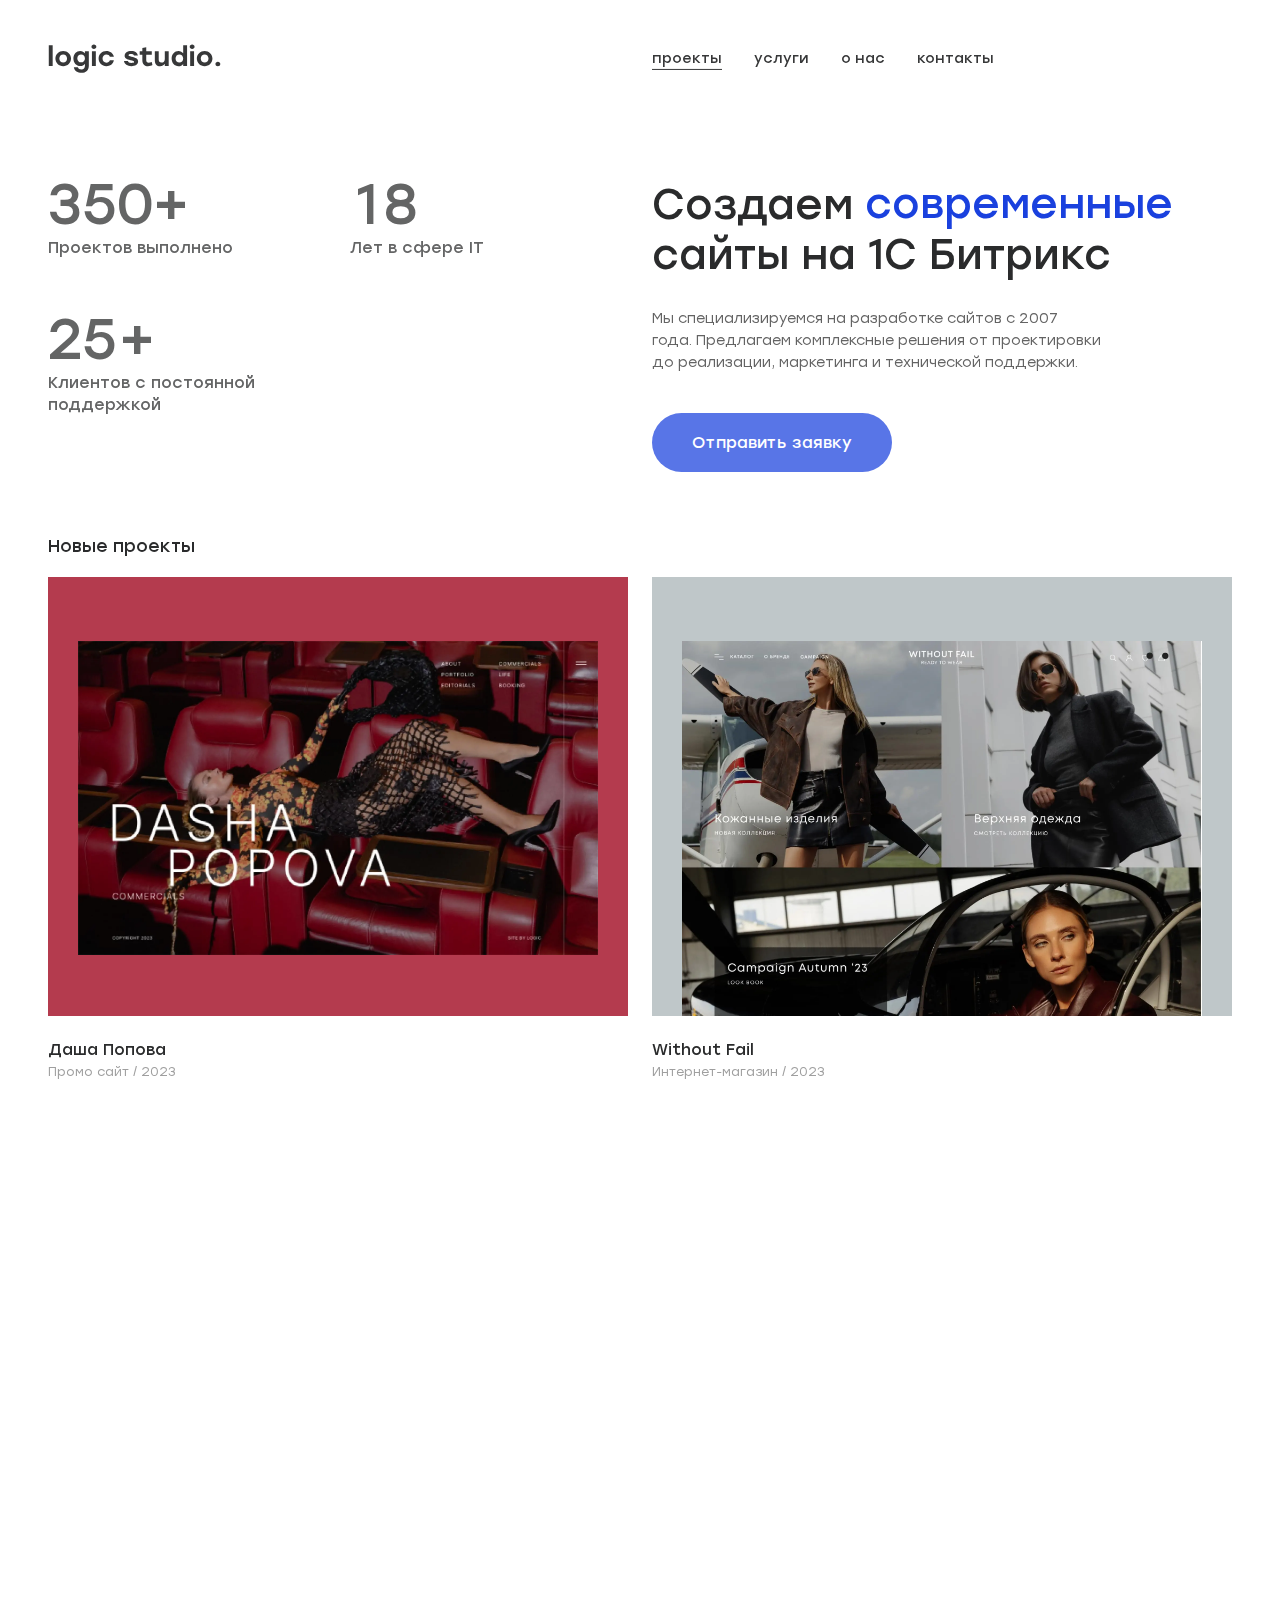
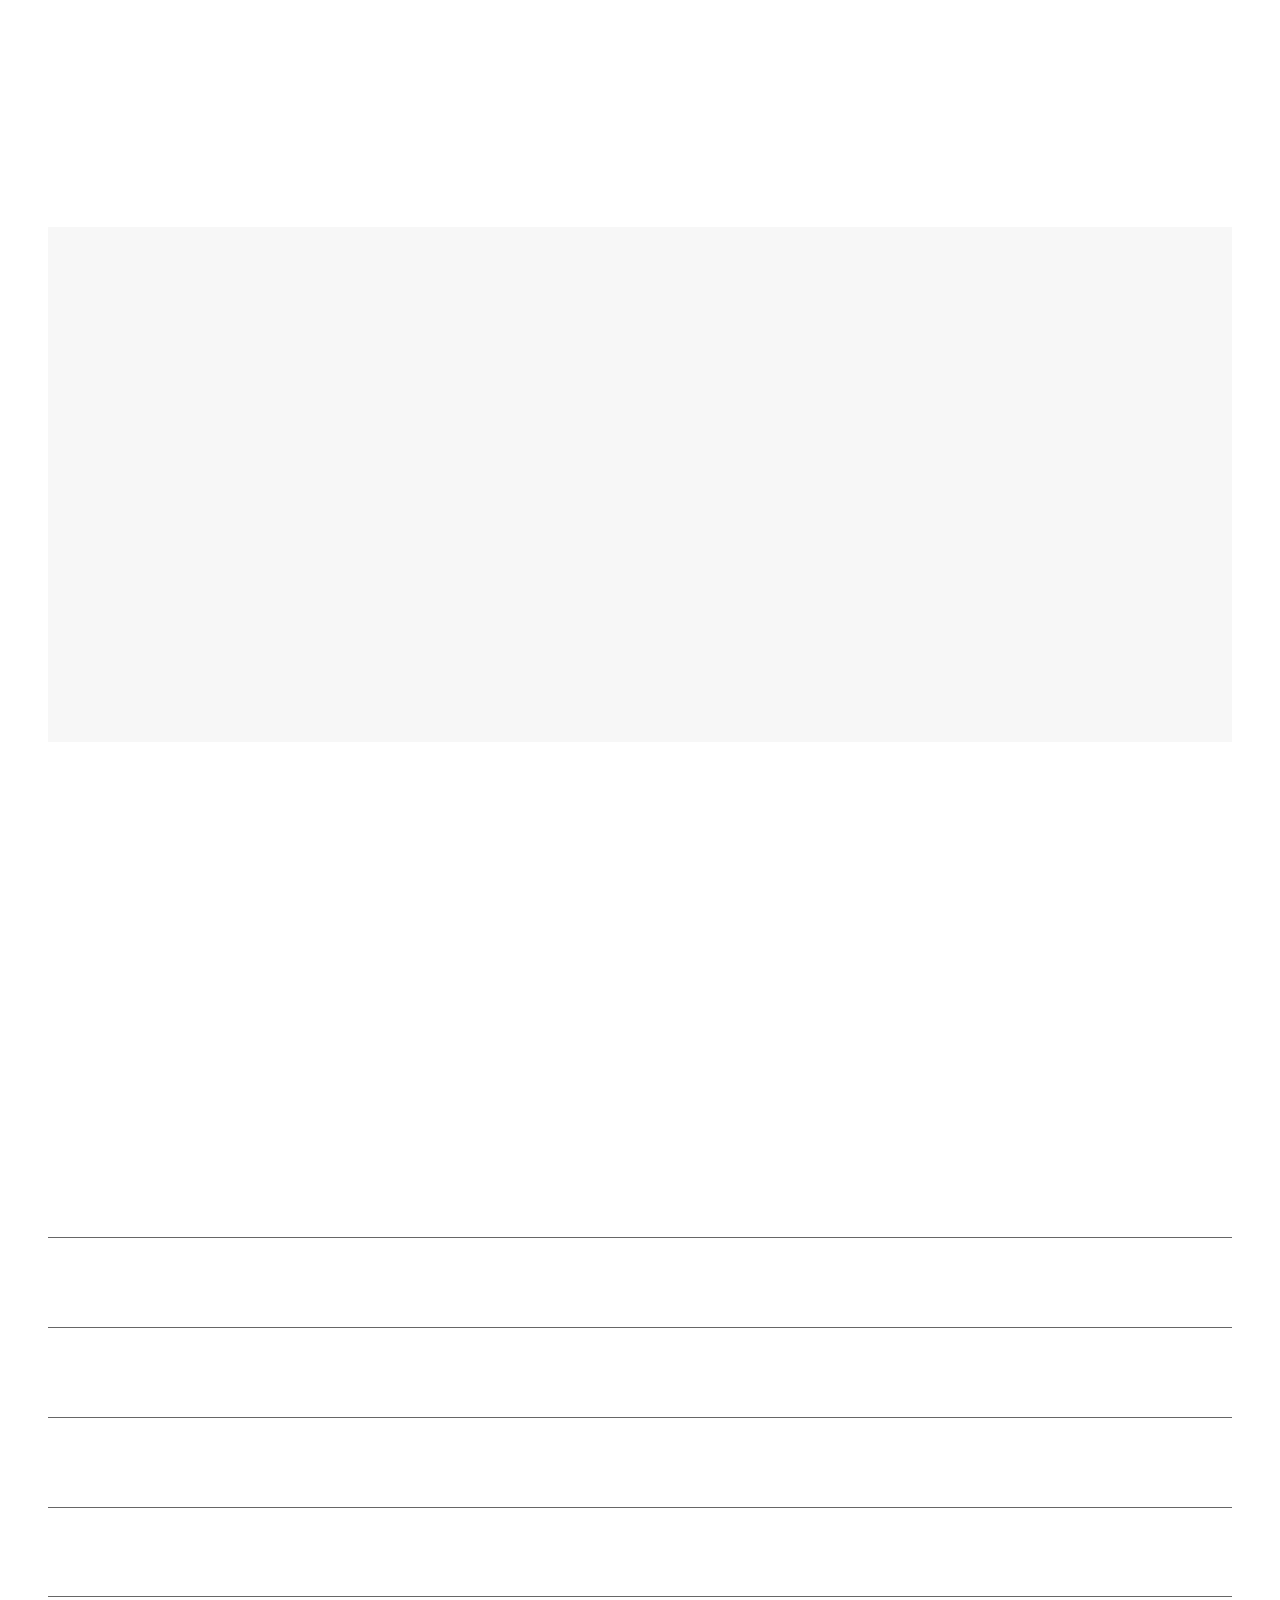
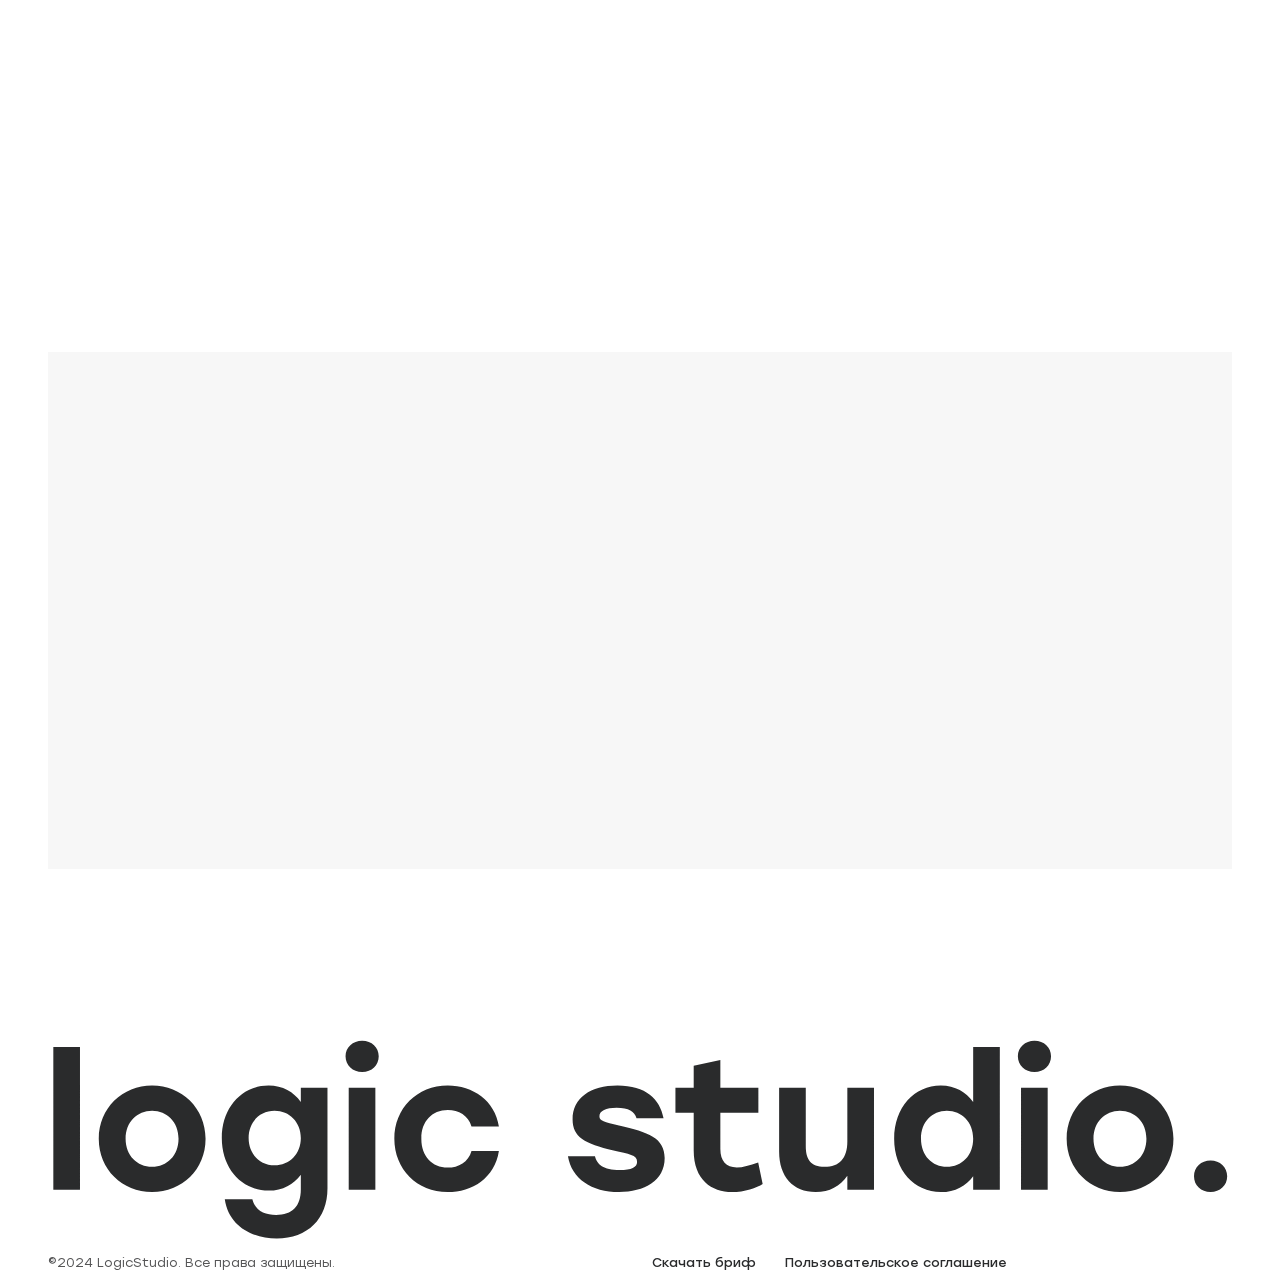
<file: index.html>
<!DOCTYPE html>
<html lang="ru">

<head>
    <meta charset="UTF-8">
    <meta name="viewport" content="width=device-width, initial-scale=1.0">
    <meta name="description" content="">
    <meta name="keywords" content="">
    <link rel="stylesheet" href="css/libs.min.css">
    <link rel="stylesheet" href="css/style.min.css">
    <title>Главная</title>
</head>

<body class="m-page">
    <div class="wrapper index-page" id="butter">
        <header class="header">
            <div class="container">
                <div class="header__inner grid2">
                    <a href="" class="header__logo">
                        <img src="img/logo.svg" alt="">
                    </a>

                    <div class="menu">
                        <nav class="nav">
                            <a href="" class="nav__link _active"><span>проекты</span></a>
                            <a href="" class="nav__link"><span>услуги</span></a>
                            <a href="" class="nav__link"><span>о нас</span></a>
                            <a href="" class="nav__link"><span>контакты</span></a>
                        </nav>
                        <div class="menu__bottom">
                            <div class="menu-contacts">
                                <div class="feedback__links">
                                    <div class="feedback__link">
                                        <a href="mailto:info@logicstudio.ru">
                                            info@logicstudio.ru
                                        </a>
                                    </div>
                                    <div class="feedback__link">
                                        <a href="tel:+74951757505">
                                            +7 (495) 175 75 05
                                        </a>
                                    </div>
                                </div>
                            </div>
                        </div>
                    </div>

                    <button class="burger">
                        <span></span>
                        <span></span>
                    </button>
                </div>
            </div>

        </header>
        <main class="content">

            <div class="main">
                <div class="container">
                    <div class="main__top grid2">
                        <div class="main__top-col1">
                            <div class="main-counts grid2">
                                <div class="count-item">
                                    <div class="count-item__num _number-animation">
                                        <span class="odometer _num1" data-start="1" data-end="350">1</span>+
                                    </div>
                                    <div class="count-item__title">
                                        Проектов выполнено
                                    </div>
                                </div>
                                <div class="count-item">
                                    <div class="count-item__num _number-animation">
                                        <span class="odometer _num2" data-start="1" data-end="18">1</span>
                                    </div>
                                    <div class="count-item__title">
                                        Лет в сфере IT
                                    </div>
                                </div>
                                <div class="count-item">
                                    <div class="count-item__num _number-animation">
                                        <span class="odometer _num3" data-start="1" data-end="25">1</span>+
                                    </div>
                                    <div class="count-item__title">
                                        Клиентов с постоянной
                                        поддержкой
                                    </div>
                                </div>
                            </div>
                        </div>
                        <div class="main__top-col2">
                            <div class="main__title m-title">
                                <span class="heading-line">
                                    <span class="heading-line__inner">
                                        Создаем
                                        <div class="inline-swiper">
                                    <div class="swiper-container">
                                        <div class="swiper-wrapper">
                                            <div class="swiper-slide">
                                                современные
                                            </div>
                                            <div class="swiper-slide">
                                                надежные
                                            </div>
                                            <div class="swiper-slide">
                                                продающие
                                            </div>
                                        </div>
                                    </div>
                                </div>
                                    </span>
                                <span class="heading-line__cover"></span>
                                </span>
                                <span class="heading-line">
                                    <span class="heading-line__inner">
                                        сайты на 1С Битрикс
                                    </span>
                                <span class="heading-line__cover"></span>
                                </span>
                            </div>
                            <div class="main__desc">
                                Мы специализируемся на разработке сайтов с 2007 года.
                                Предлагаем комплексные решения от проектировки до
                                реализации, маркетинга и технической поддержки.
                            </div>
                            <div class="main__nav">
                                <button data-modal="feedbackModal" class="main__btn m-btn m-btn-blue">
                                    <span>Отправить заявку</span>
                                    <span class="_animate-span"></span>
                                </button>
                            </div>
                        </div>
                    </div>
                    <div class="main__bottom">
                        <div class="main-portfolio">
                            <div class="main-portfolio__title text22 text18-tablet _fade-translate">
                                Новые проекты
                            </div>
                            <div class="portfolio-items grid2">
                                <a href="" class="portfolio-card">
                                    <div style="background: #b43b4e;" class="portfolio-card__img _scale-img">
                                        <img src="img/portfolio.webp" alt="">
                                    </div>
                                    <div class="portfolio-card__content">
                                        <div class="portfolio-card__info">
                                            <div class="portfolio-card__title text20">Даша Попова</div>
                                            <div class="portfolio-card__desc text16">Промо сайт / 2023</div>
                                        </div>
                                    </div>
                                </a>

                                <a href="" class="portfolio-card">
                                    <div style="background: #bfc7c9;" class="portfolio-card__img _scale-img">
                                        <img src="img/portfolio2.webp" alt="">
                                    </div>
                                    <div class="portfolio-card__content">
                                        <div class="portfolio-card__info">
                                            <div class="portfolio-card__title text20">Without Fail</div>
                                            <div class="portfolio-card__desc text16">Интернет-магазин / 2023</div>
                                        </div>
                                    </div>
                                </a>

                                <a href="" class="portfolio-card">
                                    <div style="background: #baa98d;" class="portfolio-card__img _scale-img">
                                        <img src="img/portfolio4.webp" alt="">
                                    </div>
                                    <div class="portfolio-card__content">
                                        <div class="portfolio-card__info">
                                            <div class="portfolio-card__title text20">Март Бабаян</div>
                                            <div class="portfolio-card__desc text16">Промо сайт / 2023</div>
                                        </div>
                                    </div>
                                </a>

                                <a href="" class="portfolio-card">
                                    <div style="background: #59757b;" class="portfolio-card__img _scale-img">
                                        <img src="img/portfolio3.webp" alt="">
                                    </div>
                                    <div class="portfolio-card__content">
                                        <div class="portfolio-card__info">
                                            <div class="portfolio-card__title text20">Марк Бартон </div>
                                            <div class="portfolio-card__desc text16">Промо сайт / 2023</div>
                                        </div>
                                    </div>
                                </a>

                            </div>
                        </div>
                    </div>
                </div>
            </div>

            <div class="how-work">
                <div class="container">
                    <div class="text22 text18-tablet _fade-translate">
                        Как мы работаем
                    </div>
                    <div class="stages">
                        <div class="stages__title">
                            <div class="text34 text26-tablet _fade-translate">
                                Этапы создания <br> сайта
                            </div>
                        </div>
                        <div class="stages__items">
                            <div class="stage-item _fade-translate">
                                <div class="stage-item__num text28 blue-text">
                                    01
                                </div>
                                <div class="stage-item__title">
                                    <div class="text22 text20-tablet">
                                        Анализ и подготовка
                                    </div>
                                </div>
                                <ul class="stage-item__list light-text">
                                    <li>бриф и анализ бизнеса</li>
                                    <li>разработка структуры и ТЗ</li>
                                    <li>подготовка контента</li>
                                </ul>
                            </div>
                            <div class="stage-item _fade-translate">
                                <div class="stage-item__num text28 blue-text">
                                    02
                                </div>
                                <div class="stage-item__title">
                                    <div class="text22 text20-tablet">
                                        Дизайн и проектирование
                                    </div>
                                </div>
                                <ul class="stage-item__list light-text">
                                    <li>дизайн-концепция</li>
                                    <li>создание внутренних страниц</li>
                                    <li>мобильные интерфейсы</li>
                                </ul>
                            </div>
                            <div class="stage-item _fade-translate">
                                <div class="stage-item__num text28 blue-text">
                                    03
                                </div>
                                <div class="stage-item__title">
                                    <div class="text22 text20-tablet">
                                        Верстка и разработка
                                    </div>
                                </div>
                                <ul class="stage-item__list light-text">
                                    <li>верстка, скрипты, анимация</li>
                                    <li>интеграция с 1С Битрикс</li>
                                    <li>программные работы</li>
                                </ul>
                            </div>
                            <div class="stage-item _fade-translate">
                                <div class="stage-item__num text28 blue-text">
                                    04
                                </div>
                                <div class="stage-item__title">
                                    <div class="text22 text20-tablet">
                                        Наполнение и тестирование
                                    </div>
                                </div>
                                <ul class="stage-item__list light-text">
                                    <li>наполнение информацией</li>
                                    <li>настройка систем аналитики</li>
                                    <li>тестовый запуск</li>
                                </ul>
                            </div>
                            <div class="stage-item _fade-translate">
                                <div class="stage-item__num text28 blue-text">
                                    05
                                </div>
                                <div class="stage-item__title">
                                    <div class="text22 text20-tablet">
                                        Запуск и поддержка сайта
                                    </div>
                                </div>
                                <ul class="stage-item__list light-text">
                                    <li>размещение сайта на домене</li>
                                    <li>видео инструкция к CMS</li>
                                    <li>1 год гарантийной поддержки</li>
                                </ul>
                            </div>
                        </div>
                    </div>
                </div>
            </div>

            <div class="advantages">
                <div class="container">
                    <div class="advantages__title text22 text26-tablet _fade-translate">
                        Сильные преимущества
                    </div>
                    <div class="advantages__grid">
                        <div class="advantage-item _fade-translate">
                            <div class="advantage-item__icon">
                                <img src="img/advantage-icon.svg" alt="">
                            </div>
                            <div class="advantage-item__text">
                                <div class="advantage-item__title text20">
                                    Фундаментальность
                                </div>
                                <div class="advantage-item__desc light-text">
                                    Проектируем решения, которые визуально и технически сохраняют актульность более 5-7 лет.
                                </div>
                            </div>
                        </div>
                        <div class="advantage-item _fade-translate">
                            <div class="advantage-item__icon">
                                <img src="img/advantage-icon2.svg" alt="">
                            </div>
                            <div class="advantage-item__text">
                                <div class="advantage-item__title text20">
                                    Надежность
                                </div>
                                <div class="advantage-item__desc light-text">
                                    Фиксируем объем и стоимость <br> работы в договоре. Новые задачи обсуждаем отдельно.
                                </div>
                            </div>
                        </div>
                        <div class="advantage-item _fade-translate">
                            <div class="advantage-item__icon">
                                <img src="img/advantage-icon3.svg" alt="">
                            </div>
                            <div class="advantage-item__text">
                                <div class="advantage-item__title text20">
                                    Пунктуальность
                                </div>
                                <div class="advantage-item__desc light-text">
                                    95% всех проектов создаются <br> в срок, мы ответственно <br> подходим к бизнес-задачам.
                                </div>
                            </div>
                        </div>
                        <div class="advantage-item _fade-translate">
                            <div class="advantage-item__icon">
                                <img src="img/advantage-icon4.svg" alt="">
                            </div>
                            <div class="advantage-item__text">
                                <div class="advantage-item__title text20">
                                    Безопасность
                                </div>
                                <div class="advantage-item__desc light-text">
                                    Даем 1 год технической поддержки, ставим защиту от вирусов, устраняем ошибки, консультируем по сайту.
                                </div>
                            </div>
                        </div>
                    </div>
                </div>
            </div>

            <div class="services-prices">
                <div class="container">
                    <div class="services-prices__top _fade-translate">
                        <div class="services-prices__title text20 text18-tablet">
                            Услуги и цены
                        </div>
                        <a href="" class="services-prices__link">
                            <span class="text18">Смотреть все</span>
                            <svg width="69" height="17" viewBox="0 0 69 17" fill="none" xmlns="http://www.w3.org/2000/svg">
                                <path d="M67.124 8.80713H0.00195312V7.30713H67.126L67.124 8.80713Z" fill="#2A2B2C" />
                                <path d="M59.8394 1.10415L60.8994 0.0569228L69 8.05713L60.9001 16.0566L59.8394 15.0087L66.8787 8.05713L59.8394 1.10415Z" fill="#2A2B2C" />
                            </svg>
                        </a>
                    </div>
                    <div class="services-prices__items">
                        <a href="" class="service-card">
                            <span class="service-card__title text28 text22-tablet _fade-translate">
        Сайты визитки
    </span>
                            <span class="service-card__desc _fade-translate">
        от 95.000 р
    </span>
                        </a>
                        <a href="" class="service-card">
                            <span class="service-card__title text28 text22-tablet _fade-translate">
        Корпоративные сайты
    </span>
                            <span class="service-card__desc _fade-translate">
        от 290.000 р
    </span>
                        </a>
                        <a href="" class="service-card">
                            <span class="service-card__title text28 text22-tablet _fade-translate">
        Дизайн сайтов
    </span>
                            <span class="service-card__desc _fade-translate">
        от 100.000 р
    </span>
                        </a>
                        <a href="" class="service-card">
                            <span class="service-card__title text28 text22-tablet _fade-translate">
        SEO продвижение
    </span>
                            <span class="service-card__desc _fade-translate">
        от 75.000 р
    </span>
                        </a>
                    </div>
                </div>
            </div>

            <div class="clients">
                <div class="container">
                    <div class="clients__title text20 text18-tablet _fade-translate">
                        Нам доверяют
                    </div>
                    <div class="clients__content _fade-translate">
                        <div class="clients__items">
                            <div class="client-item">
                                <div class="client-item__img">
                                    <img src="img/client.svg" alt="">
                                </div>
                            </div>
                            <div class="client-item">
                                <div class="client-item__img">
                                    <img src="img/client2.svg" alt="">
                                </div>
                            </div>
                            <div class="client-item">
                                <div class="client-item__img">
                                    <img src="img/client3.svg" alt="">
                                </div>
                            </div>
                            <div class="client-item">
                                <div class="client-item__img">
                                    <img src="img/client4.svg" alt="">
                                </div>
                            </div>
                            <div class="client-item">
                                <div class="client-item__img">
                                    <img src="img/client5.svg" alt="">
                                </div>
                            </div>
                        </div>
                        <div class="clients__items">
                            <div class="client-item">
                                <div class="client-item__img">
                                    <img src="img/client.svg" alt="">
                                </div>
                            </div>
                            <div class="client-item">
                                <div class="client-item__img">
                                    <img src="img/client2.svg" alt="">
                                </div>
                            </div>
                            <div class="client-item">
                                <div class="client-item__img">
                                    <img src="img/client3.svg" alt="">
                                </div>
                            </div>
                            <div class="client-item">
                                <div class="client-item__img">
                                    <img src="img/client4.svg" alt="">
                                </div>
                            </div>
                            <div class="client-item">
                                <div class="client-item__img">
                                    <img src="img/client5.svg" alt="">
                                </div>
                            </div>
                        </div>
                    </div>
                </div>
            </div>

            <div class="user-feedback">
                <div class="container">
                    <div class="user-feedback__title text20 text18-tablet _fade-translate">
                        Обратная связь
                    </div>
                    <div class="user-feedback__inner">
                        <div class="user-feedback__col">
                            <div class="user-feedback__text _fade-translate">
                                <div class="user-feedback__title text28 text20-tablet">
                                    Расскажите о вашем проекте,
                                    мы предложим решение.
                                </div>
                                <div class="user-feedback__desc text18 text16-tablet light-text">
                                    Опишите пожалуйста задачу, или прикрепите
                                    бриф. Мы свяжемся с Вами в ближайшее время.
                                </div>
                            </div>
                            <div class="user-feedback__bottom _fade-translate">
                                <div class="user-feedback__subtitle text24 text18-tablet">
                                    Контакты
                                </div>
                                <a href="mailto:info@logicstudio.ru" class="user-feedback__link text24 text20-tablet">
                                    info@logicstudio.ru
                                </a>
                                <a href="tel:+74951757505" class="user-feedback__link text24 text20-tablet">
                                    +7 (495) 175 75 05
                                </a>
                            </div>
                        </div>
                        <div class="user-feedback__col2">
                            <form action="" class="contacts-form _fade-translate">
                                <div class="fg _full">
                                    <input type="text" placeholder="Представьтесь">
                                </div>
                                <div class="fg">
                                    <input type="tel" placeholder="Телефон">
                                </div>
                                <div class="fg">
                                    <input type="email" placeholder="E-mail">
                                </div>
                                <div class="fg _full">
                                    <input type="text" placeholder="Опишите задачу">
                                </div>
                                <div class="file-input _full">
                                    <input type="file">
                                    <div class="file-input__wrap">
                                        <img src="img/file.svg" alt="" class="file-input__icon">
                                        <span class="file-input__title">Прикрепить бриф</span>
                                        <span class="file-input__desc">(Word, PDF до 10 мб)</span>
                                    </div>
                                </div>
                                <div class="m-check _full">
                                    <input checked type="checkbox">
                                    <label>
                                        <span>
                                            Нажимая кнопку «Отправить заявку», я даю свое согласие
                                            на обработку моих персональных данных.
                                        </span>
                                    </label>
                                </div>
                                <div class="contacts-form__nav _full">
                                    <button class="contacts-form__btn m-btn m-btn-blue">
                                        <span>Отправить заявку</span>
                                        <span class="_animate-span"></span>
                                    </button>
                                </div>
                            </form>
                        </div>
                    </div>
                </div>
            </div>

        </main>
        <footer class="footer">
            <div class="container">
                <a href="" class="footer__logo">
                    <img src="img/logo.svg" alt="">
                </a>
                <div class="footer__bottom grid2">
                    <div class="footer__c text16">
                        ©2024 LogicStudio. Все права защищены.
                    </div>
                    <div class="footer__links">
                        <a href="" class="footer__link">Скачать бриф</a>
                        <a href="" class="footer__link">Пользовательское соглашение</a>
                    </div>
                </div>
            </div>

        </footer>
    </div>

    <div class="modal" id="feedbackModal">
        <div class="modal__bg modal-bg _close-modal"></div>
        <div class="modal__dialog">
            <button class="close-btn _close-modal">
                <svg width="23" height="23" viewBox="0 0 23 23" fill="none" xmlns="http://www.w3.org/2000/svg">
                    <path d="M0.943359 0.893005L22.1566 22.1062" stroke="#CBCBCB" />
                    <path d="M0.943359 22.107L22.1566 0.893792" stroke="#CBCBCB" />
                </svg>
            </button>
            <div class="text26">
                Обратная связь
            </div>
            <form action="" class="modal-form">
                <div class="fg">
                    <input type="text" placeholder="Представьтесь">
                </div>
                <div class="fg">
                    <input type="tel" placeholder="Телефон">
                </div>
                <div class="fg">
                    <input type="email" placeholder="E-mail">
                </div>
                <div class="fg">
                    <input type="text" placeholder="Опишите задачу">
                </div>
                <div class="m-check">
                    <input checked type="checkbox">
                    <label>
                        <span>
                        Нажимая кнопку «Обсудить проект», вы соглашаетесь
                        c <a href="">Политикой конфиденциальности</a>
                    </span>
                    </label>
                </div>
                <div class="modal-form__nav">
                    <button class="modal-form__btn m-btn m-btn-black-outline">
                        <span>Отправить</span>
                        <span class="_animate-span"></span>
                    </button>
                </div>
            </form>
        </div>
    </div>

    <script src="js/libs.min.js"></script>
    <script src="js/main.min.js"></script>

</body>

</html>
</file>
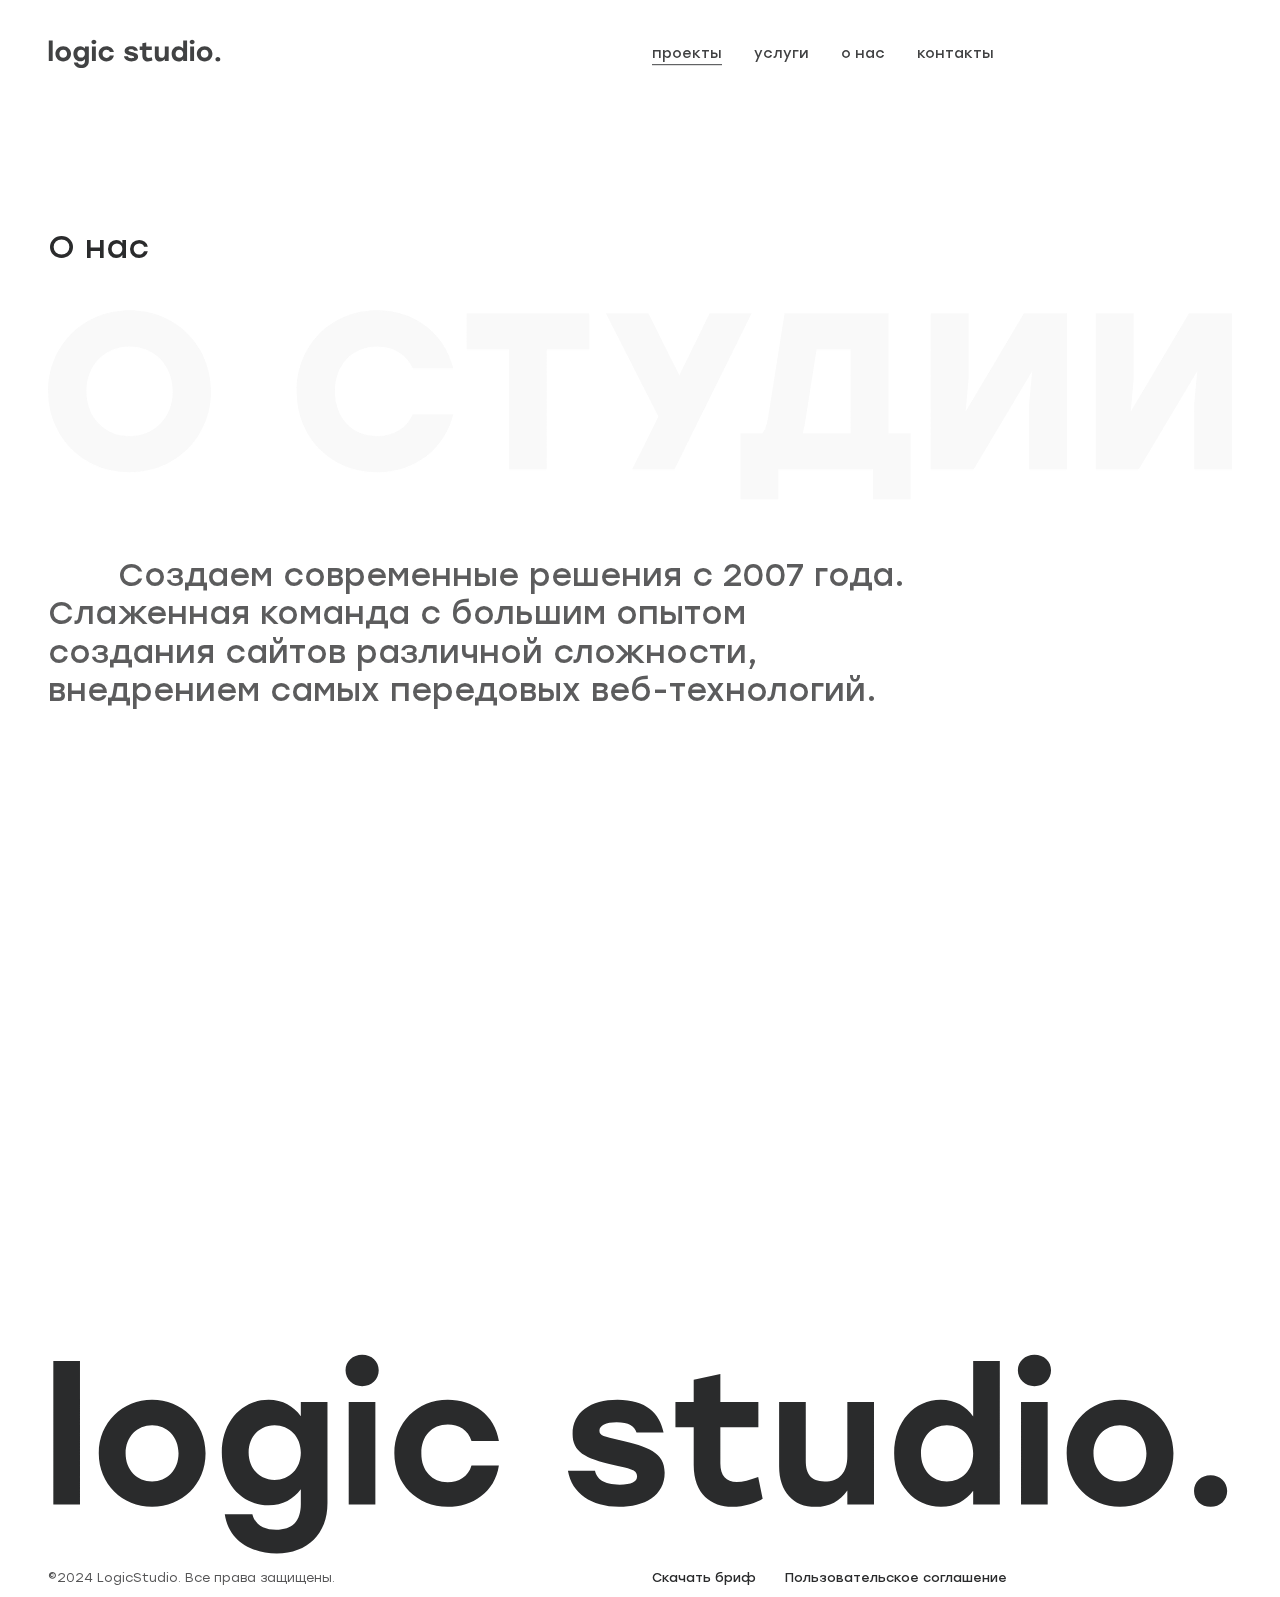
<file: about.html>
<!DOCTYPE html>
<html lang="ru">

<head>
    <meta charset="UTF-8">
    <meta name="viewport" content="width=device-width, initial-scale=1.0">
    <meta name="description" content="">
    <meta name="keywords" content="">
    <link rel="stylesheet" href="css/libs.min.css">
    <link rel="stylesheet" href="css/style.min.css">
    <title>О нас</title>
</head>

<body class="m-page">
    <div class="wrapper about-page" id="butter">
        <header class="header">
            <div class="container">
                <div class="header__inner grid2">
                    <a href="" class="header__logo">
                        <img src="img/logo.svg" alt="">
                    </a>

                    <div class="menu">
                        <nav class="nav">
                            <a href="" class="nav__link _active"><span>проекты</span></a>
                            <a href="" class="nav__link"><span>услуги</span></a>
                            <a href="" class="nav__link"><span>о нас</span></a>
                            <a href="" class="nav__link"><span>контакты</span></a>
                        </nav>
                        <div class="menu__bottom">
                            <div class="menu-contacts">
                                <div class="feedback__links">
                                    <div class="feedback__link">
                                        <a href="mailto:info@logicstudio.ru">
                                            info@logicstudio.ru
                                        </a>
                                    </div>
                                    <div class="feedback__link">
                                        <a href="tel:+74951757505">
                                            +7 (495) 175 75 05
                                        </a>
                                    </div>
                                </div>
                            </div>
                        </div>
                    </div>

                    <button class="burger">
                        <span></span>
                        <span></span>
                    </button>
                </div>
            </div>

        </header>
        <main class="content">

            <div class="about">
                <div class="container">
                    <div class="contacts__top">
                        <div class="h2">
                            <span class="heading-line">
                                <span class="heading-line__inner">
                                    О нас
                                </span>
                            <span class="heading-line__cover"></span>
                            </span>
                        </div>
                    </div>
                    <div class="text-bg">
                        <img src="img/about-text.svg" alt="">
                    </div>
                    <div class="service-item__desc">
                        <div class="h2">
                            &nbsp;&nbsp;&nbsp;&nbsp;&nbsp;&nbsp; Cоздаем современные решения с 2007 года.
                            Слаженная команда с большим опытом создания
                            сайтов различной сложности, внедрением самых
                            передовых веб-технологий.
                        </div>
                    </div>
                    <div class="about__items grid4">
                        <div class="about-item">
                            <img src="img/one.svg" alt="" class="about-item__num">
                            <div class="about-item__text">
                                <div class="text20">
                                    Мы не мыслим шаблонами
                                    и стараемся всегда
                                    предложить уникальное
                                    решение.
                                </div>
                            </div>
                        </div>
                        <div class="about-item">
                            <img src="img/two.svg" alt="" class="about-item__num">
                            <div class="about-item__text">
                                <div class="text20">
                                    Комплексно подходим
                                    к каждой новой задаче,
                                    выстраивая стратегию
                                    развития.
                                </div>
                            </div>
                        </div>
                        <div class="about-item">
                            <img src="img/three.svg" alt="" class="about-item__num">
                            <div class="about-item__text">
                                <div class="text20">
                                    Соблюдаем сроки
                                    реализации проектов,
                                    понимаем насколько это
                                    важно для бизнеса.
                                </div>
                            </div>
                        </div>
                        <div class="about-item">
                            <img src="img/four.svg" alt="" class="about-item__num">
                            <div class="about-item__text">
                                <div class="text20">
                                    Выстраиваем долгосрочные,
                                    продуктивные и партнерские
                                    отношения с заказчиками.
                                </div>
                            </div>
                        </div>
                    </div>

                    <div class="specialization grid2">
                        <div class="specialization__col">
                            <div class="specialization__title text20 text16-tablet">
                                Наша специализация
                            </div>
                        </div>
                        <div class="specialization__col">
                            <div class="specialization__desc text20 text16-tablet">
                                Веб-студия предоставляет полный комплекс услуг по разработке,
                                продвижению и поддержке веб-сайтов. Каждый наш новый
                                проект - это оригинальная идея, стильный и современный UX/UI
                                дизайн, юзер френдли интерфейсы, система
                                администрирования 1С Bitrix.
                            </div>
                            <div class="specialization__nav">
                                <button data-modal="feedbackModal" class="specialization__btn m-btn m-btn-black-outline">
                                    <span>Обсудить проект</span>
                                    <span class="_animate-span"></span>
                                </button>
                            </div>
                        </div>
                    </div>
                </div>
            </div>

        </main>
        <footer class="footer">
            <div class="container">
                <a href="" class="footer__logo">
                    <img src="img/logo.svg" alt="">
                </a>
                <div class="footer__bottom grid2">
                    <div class="footer__c text16">
                        ©2024 LogicStudio. Все права защищены.
                    </div>
                    <div class="footer__links">
                        <a href="" class="footer__link">Скачать бриф</a>
                        <a href="" class="footer__link">Пользовательское соглашение</a>
                    </div>
                </div>
            </div>

        </footer>
    </div>

    <div class="modal" id="feedbackModal">
        <div class="modal__bg modal-bg _close-modal"></div>
        <div class="modal__dialog">
            <button class="close-btn _close-modal">
                <svg width="23" height="23" viewBox="0 0 23 23" fill="none" xmlns="http://www.w3.org/2000/svg">
                    <path d="M0.943359 0.893005L22.1566 22.1062" stroke="#CBCBCB" />
                    <path d="M0.943359 22.107L22.1566 0.893792" stroke="#CBCBCB" />
                </svg>
            </button>
            <div class="text26">
                Обратная связь
            </div>
            <form action="" class="modal-form">
                <div class="fg">
                    <input type="text" placeholder="Представьтесь">
                </div>
                <div class="fg">
                    <input type="tel" placeholder="Телефон">
                </div>
                <div class="fg">
                    <input type="email" placeholder="E-mail">
                </div>
                <div class="fg">
                    <input type="text" placeholder="Опишите задачу">
                </div>
                <div class="m-check">
                    <input checked type="checkbox">
                    <label>
                        <span>
                        Нажимая кнопку «Обсудить проект», вы соглашаетесь
                        c <a href="">Политикой конфиденциальности</a>
                    </span>
                    </label>
                </div>
                <div class="modal-form__nav">
                    <button class="modal-form__btn m-btn m-btn-black-outline">
                        <span>Отправить</span>
                        <span class="_animate-span"></span>
                    </button>
                </div>
            </form>
        </div>
    </div>

    <script src="js/libs.min.js"></script>
    <script src="js/main.min.js"></script>

</body>

</html>
</file>
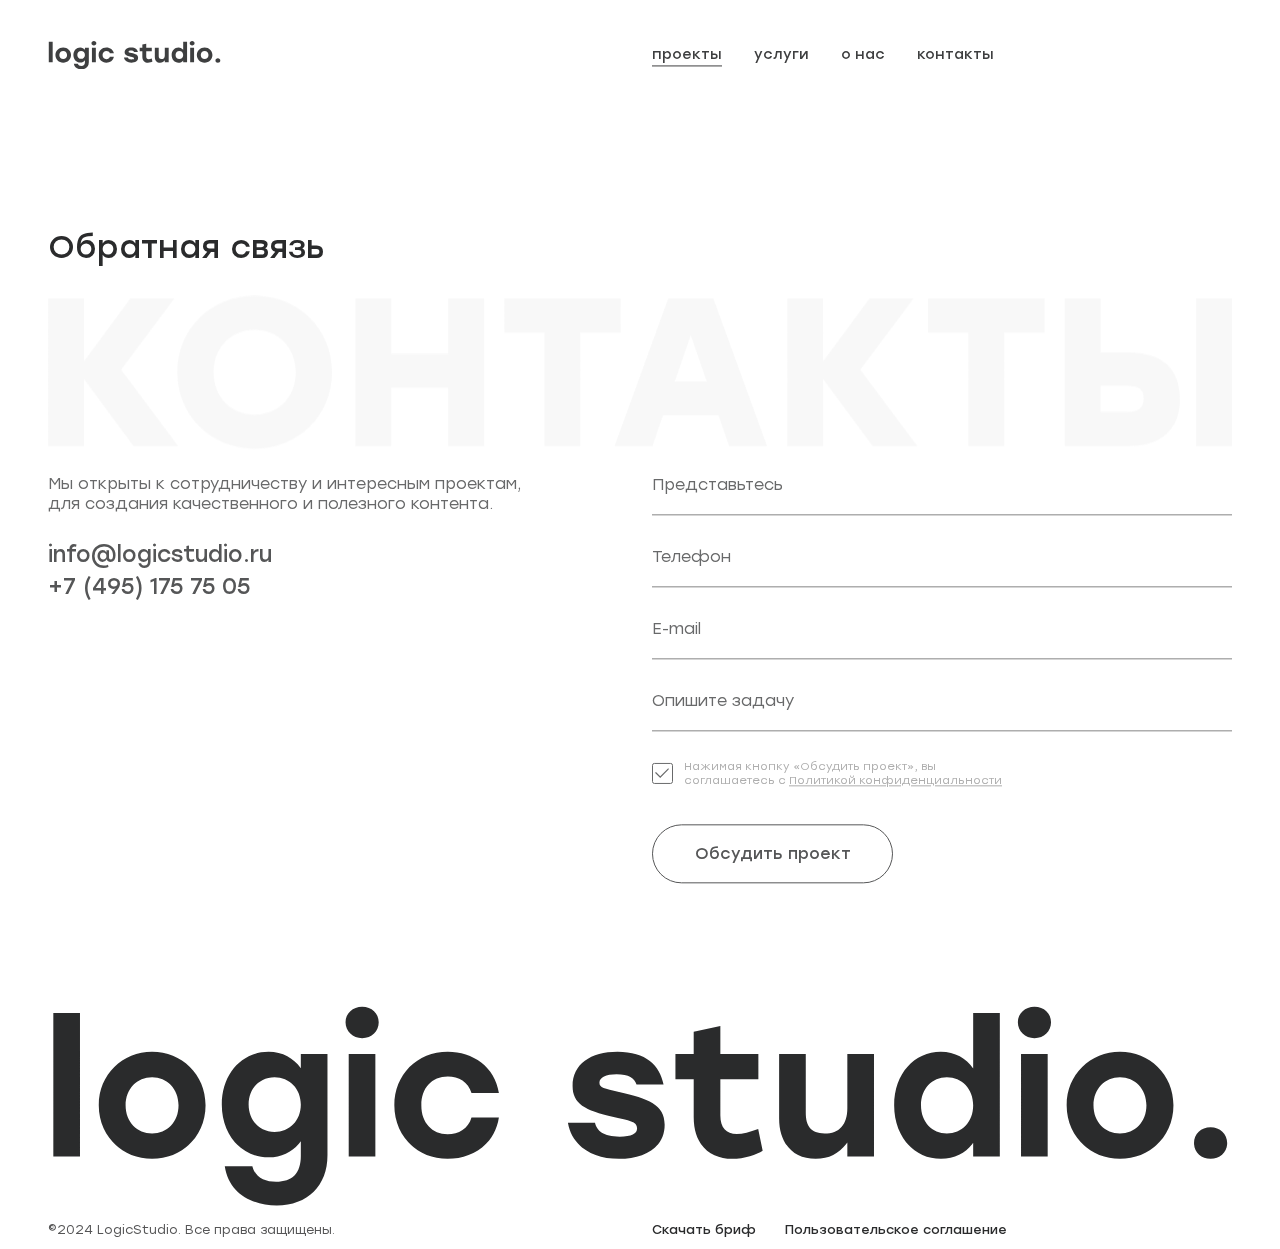
<file: contacts.html>
<!DOCTYPE html>
<html lang="ru">

<head>
    <meta charset="UTF-8">
    <meta name="viewport" content="width=device-width, initial-scale=1.0">
    <meta name="description" content="">
    <meta name="keywords" content="">
    <link rel="stylesheet" href="css/libs.min.css">
    <link rel="stylesheet" href="css/style.min.css">
    <title>Обратная связь</title>
</head>

<body class="m-page">
    <div class="wrapper contacts-page" id="butter">
        <header class="header">
            <div class="container">
                <div class="header__inner grid2">
                    <a href="" class="header__logo">
                        <img src="img/logo.svg" alt="">
                    </a>

                    <div class="menu">
                        <nav class="nav">
                            <a href="" class="nav__link _active"><span>проекты</span></a>
                            <a href="" class="nav__link"><span>услуги</span></a>
                            <a href="" class="nav__link"><span>о нас</span></a>
                            <a href="" class="nav__link"><span>контакты</span></a>
                        </nav>
                        <div class="menu__bottom">
                            <div class="menu-contacts">
                                <div class="feedback__links">
                                    <div class="feedback__link">
                                        <a href="mailto:info@logicstudio.ru">
                                            info@logicstudio.ru
                                        </a>
                                    </div>
                                    <div class="feedback__link">
                                        <a href="tel:+74951757505">
                                            +7 (495) 175 75 05
                                        </a>
                                    </div>
                                </div>
                            </div>
                        </div>
                    </div>

                    <button class="burger">
                        <span></span>
                        <span></span>
                    </button>
                </div>
            </div>

        </header>
        <main class="content">

            <div class="contacts">
                <div class="container">
                    <div class="contacts__top">
                        <div class="h2">
                            <span class="heading-line">
                                <span class="heading-line__inner">
                                    Обратная связь
                                </span>
                            <span class="heading-line__cover"></span>
                            </span>
                        </div>
                    </div>
                    <div class="text-bg text-bg--contacts">
                        <img src="img/contacts-text.svg" alt="">
                    </div>
                    <div class="contacts__bottom grid2">
                        <div class="contacts__col">
                            <div class="feedback__desc text20 text16-tablet light-text dark-text">
                                Мы открыты к сотрудничеству и интересным проектам,
                                для создания качественного и полезного контента.
                            </div>
                            <div class="feedback__links">
                                <a href="mailto:info@logicstudio.ru" class="feedback__link">
                                    info@logicstudio.ru
                                </a>
                                <a href="tel:+74951757505" class="feedback__link">
                                    +7 (495) 175 75 05
                                </a>
                            </div>
                        </div>
                        <div class="contacts__col2">
                            <form action="" class="contacts-form">
                                <div class="fg">
                                    <input type="text" placeholder="Представьтесь">
                                </div>
                                <div class="fg">
                                    <input type="tel" placeholder="Телефон">
                                </div>
                                <div class="fg">
                                    <input type="email" placeholder="E-mail">
                                </div>
                                <div class="fg">
                                    <input type="text" placeholder="Опишите задачу">
                                </div>
                                <div class="m-check">
                                    <input checked type="checkbox">
                                    <label>
                                        <span>
                                            Нажимая кнопку «Обсудить проект», вы соглашаетесь
                                            c <a href="">Политикой конфиденциальности</a>
                                        </span>
                                    </label>
                                </div>
                                <div class="contacts-form__nav">
                                    <button class="contacts-form__btn m-btn m-btn-black-outline">
                                        <span>Обсудить проект</span>
                                        <span class="_animate-span"></span>
                                    </button>
                                </div>
                            </form>
                        </div>
                    </div>
                </div>
            </div>

        </main>
        <footer class="footer">
            <div class="container">
                <a href="" class="footer__logo">
                    <img src="img/logo.svg" alt="">
                </a>
                <div class="footer__bottom grid2">
                    <div class="footer__c text16">
                        ©2024 LogicStudio. Все права защищены.
                    </div>
                    <div class="footer__links">
                        <a href="" class="footer__link">Скачать бриф</a>
                        <a href="" class="footer__link">Пользовательское соглашение</a>
                    </div>
                </div>
            </div>

        </footer>
    </div>

    <div class="modal" id="feedbackModal">
        <div class="modal__bg modal-bg _close-modal"></div>
        <div class="modal__dialog">
            <button class="close-btn _close-modal">
                <svg width="23" height="23" viewBox="0 0 23 23" fill="none" xmlns="http://www.w3.org/2000/svg">
                    <path d="M0.943359 0.893005L22.1566 22.1062" stroke="#CBCBCB" />
                    <path d="M0.943359 22.107L22.1566 0.893792" stroke="#CBCBCB" />
                </svg>
            </button>
            <div class="text26">
                Обратная связь
            </div>
            <form action="" class="modal-form">
                <div class="fg">
                    <input type="text" placeholder="Представьтесь">
                </div>
                <div class="fg">
                    <input type="tel" placeholder="Телефон">
                </div>
                <div class="fg">
                    <input type="email" placeholder="E-mail">
                </div>
                <div class="fg">
                    <input type="text" placeholder="Опишите задачу">
                </div>
                <div class="m-check">
                    <input checked type="checkbox">
                    <label>
                        <span>
                        Нажимая кнопку «Обсудить проект», вы соглашаетесь
                        c <a href="">Политикой конфиденциальности</a>
                    </span>
                    </label>
                </div>
                <div class="modal-form__nav">
                    <button class="modal-form__btn m-btn m-btn-black-outline">
                        <span>Отправить</span>
                        <span class="_animate-span"></span>
                    </button>
                </div>
            </form>
        </div>
    </div>

    <script src="js/libs.min.js"></script>
    <script src="js/main.min.js"></script>

</body>

</html>
</file>
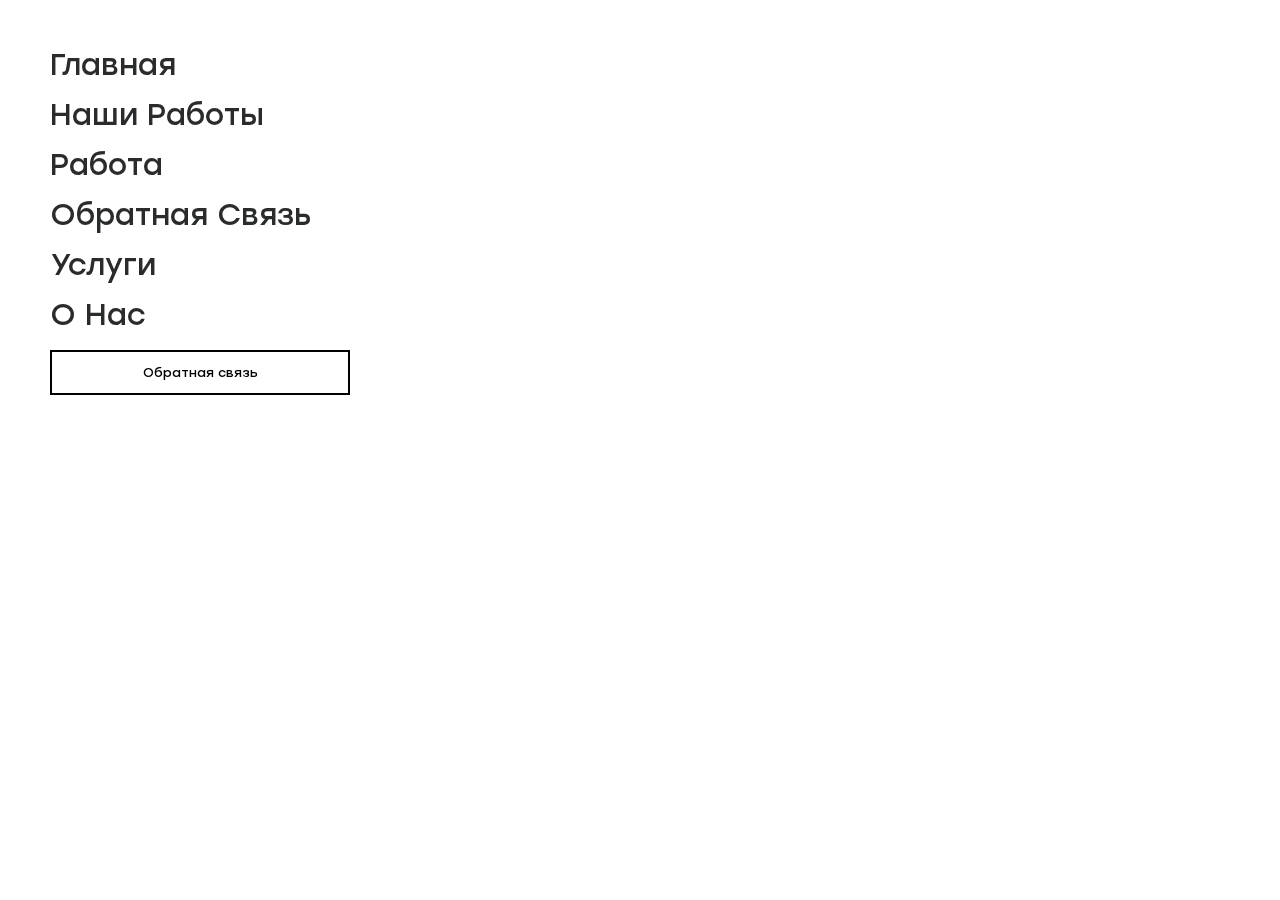
<file: nav.html>
<!DOCTYPE html>
<html lang="ru">

<head>
    <meta charset="UTF-8">
    <meta name="viewport" content="width=device-width, initial-scale=1.0">
    <meta name="description" content="">
    <meta name="keywords" content="">
    <link rel="stylesheet" href="css/libs.min.css">
    <link rel="stylesheet" href="css/style.min.css">
    <title>Главная</title>
</head>


<style>
    .wrapper a {
        font-size: 30px;
        text-transform: capitalize;
    }

    .wrapper button {
        margin-bottom: 25px;
        width: 300px;
        height: 45px;
    }
</style>

<body class="m-page">

    <div class="wrapper" id="butter" style="padding: 50px;">
        <a href="index.html" style="display: block; margin-bottom: 20px;">
            Главная
        </a>
        <a href="works.html" style="display: block; margin-bottom: 20px;">
            Наши работы
        </a>
        <a href="work-item.html" style="display: block; margin-bottom: 20px;">
            Работа
        </a>
        <a href="contacts.html" style="display: block; margin-bottom: 20px;">
            Обратная связь
        </a>
        <a href="service-page.html" style="display: block; margin-bottom: 20px;">
            Услуги
        </a>
        <a href="about.html" style="display: block; margin-bottom: 20px;">
            О нас
        </a>




        <button data-modal="feedbackModal" style="border: 2px solid #000;margin-bottom: 20px;">
            Обратная связь
        </button>


        <!--        <code>-->


        <!--            ('components/page-blocks/_filter-slider.html',{ <br>-->
        <!--            "start1":"0", <br>-->
        <!--            "start2":"30000", <br>-->
        <!--            "min":"1000", <br>-->
        <!--            "max":"100000", <br>-->
        <!--            })-->

        <!--        </code>-->
    </div>








    <!--  -->
    <div class="modal" id="feedbackModal">
        <div class="modal__bg modal-bg _close-modal"></div>
        <div class="modal__dialog">
            <button class="close-btn _close-modal">
                <svg width="23" height="23" viewBox="0 0 23 23" fill="none" xmlns="http://www.w3.org/2000/svg">
                    <path d="M0.943359 0.893005L22.1566 22.1062" stroke="#CBCBCB" />
                    <path d="M0.943359 22.107L22.1566 0.893792" stroke="#CBCBCB" />
                </svg>
            </button>
            <div class="text26">
                Обратная связь
            </div>
            <form action="" class="modal-form">
                <div class="fg">
                    <input type="text" placeholder="Представьтесь">
                </div>
                <div class="fg">
                    <input type="tel" placeholder="Телефон">
                </div>
                <div class="fg">
                    <input type="email" placeholder="E-mail">
                </div>
                <div class="fg">
                    <input type="text" placeholder="Опишите задачу">
                </div>
                <div class="m-check">
                    <input checked type="checkbox">
                    <label>
                        <span>
                        Нажимая кнопку «Обсудить проект», вы соглашаетесь
                        c <a href="">Политикой конфиденциальности</a>
                    </span>
                    </label>
                </div>
                <div class="modal-form__nav">
                    <button class="modal-form__btn m-btn m-btn-black-outline">
                        <span>Отправить</span>
                        <span class="_animate-span"></span>
                    </button>
                </div>
            </form>
        </div>
    </div>

    <script src="js/libs.min.js"></script>
    <script src="js/main.min.js"></script>

</body>

</html>
</file>
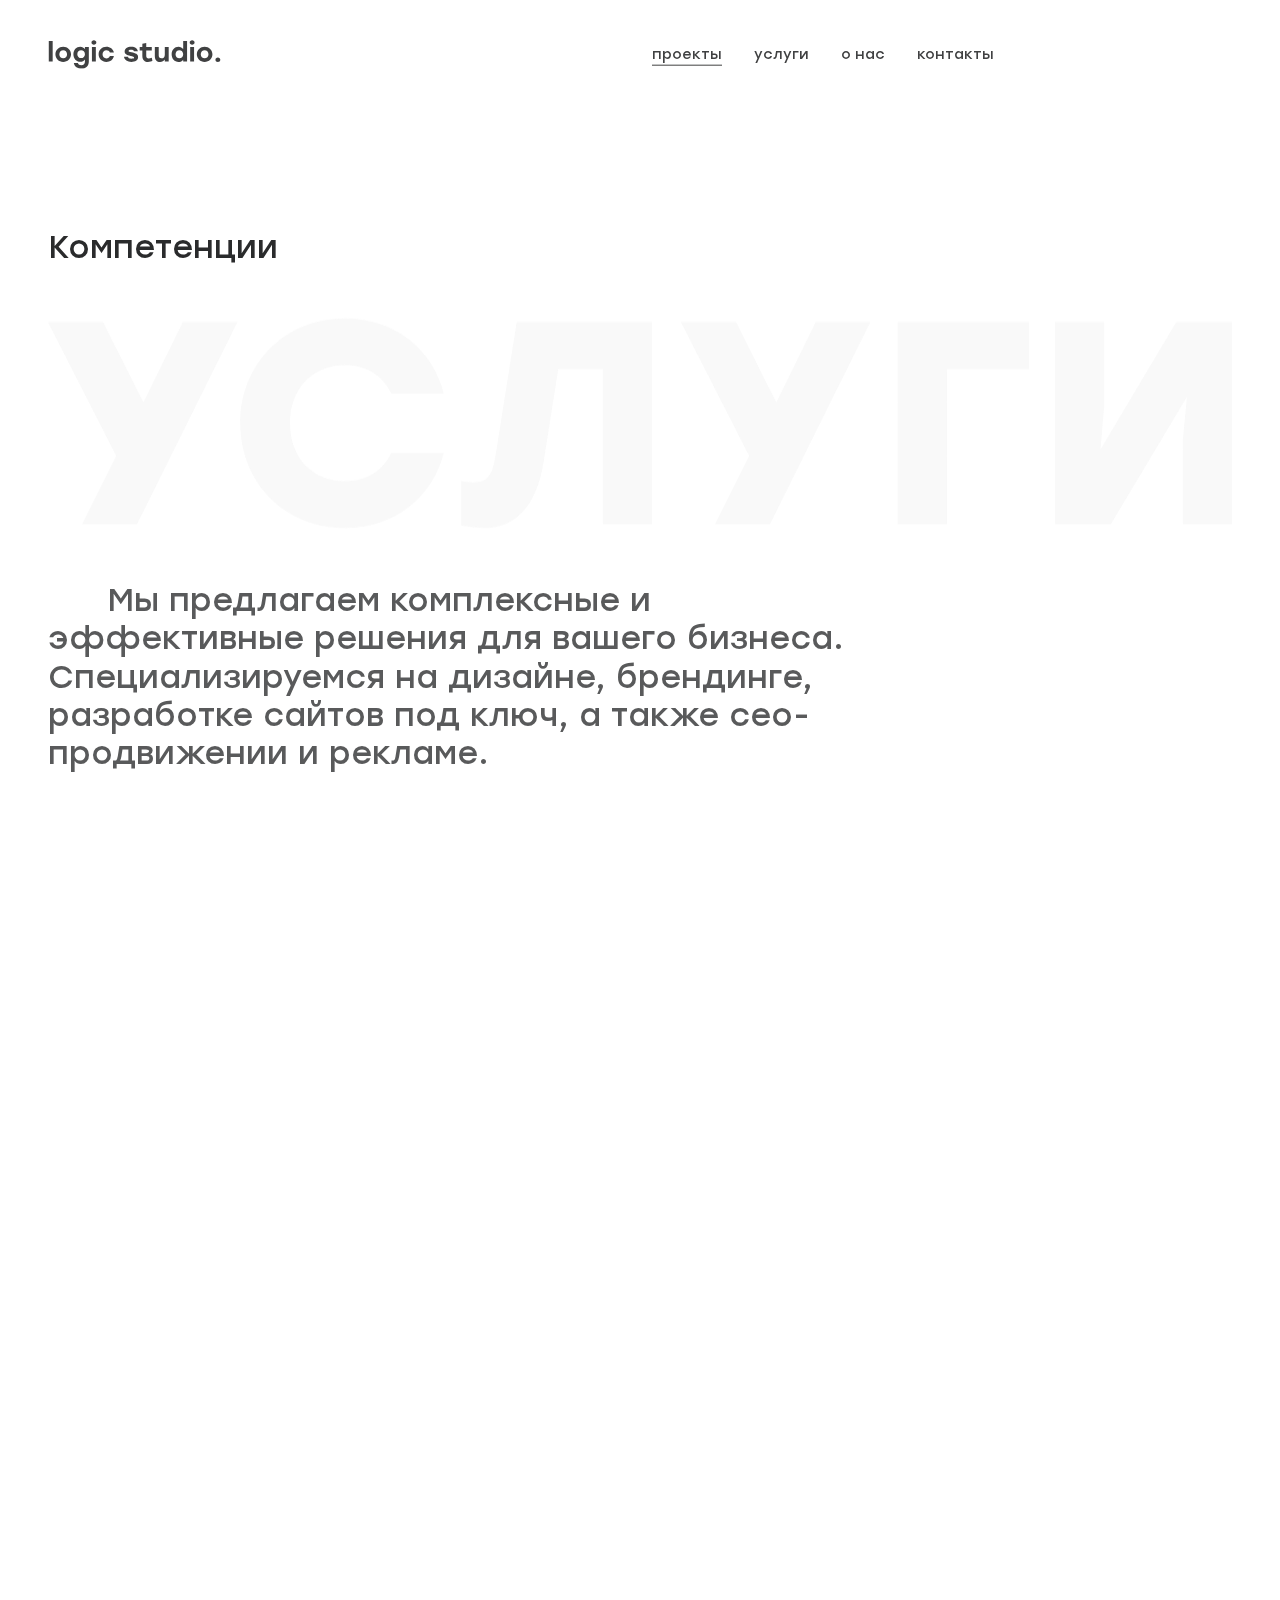
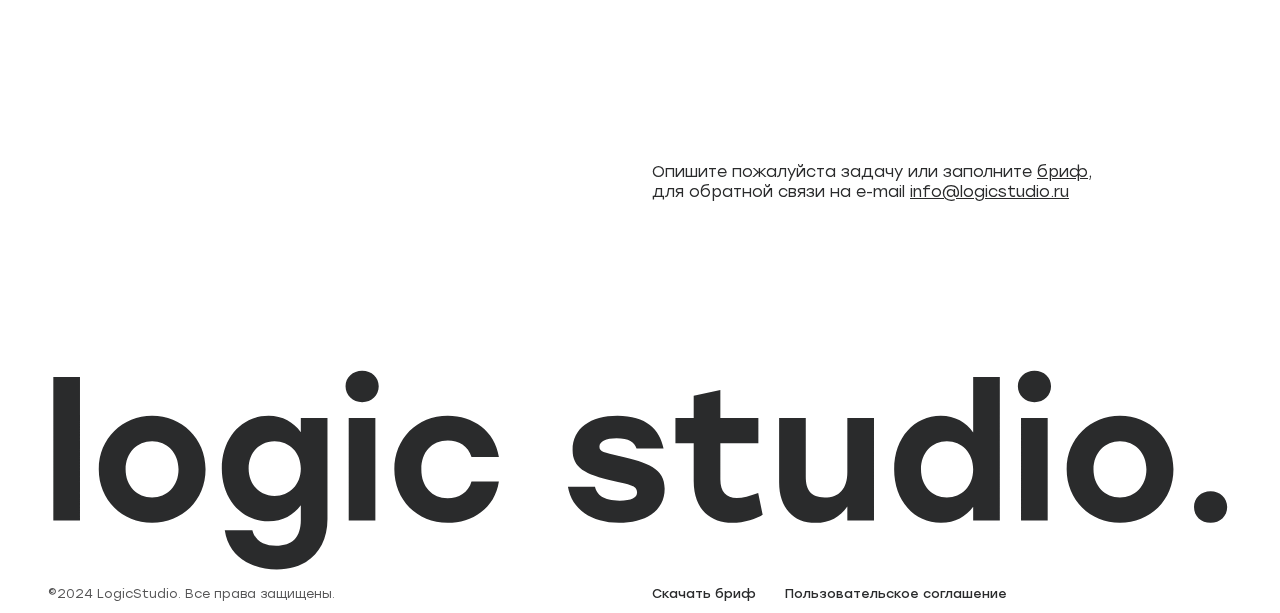
<file: service-page.html>
<!DOCTYPE html>
<html lang="ru">

<head>
    <meta charset="UTF-8">
    <meta name="viewport" content="width=device-width, initial-scale=1.0">
    <meta name="description" content="">
    <meta name="keywords" content="">
    <link rel="stylesheet" href="css/libs.min.css">
    <link rel="stylesheet" href="css/style.min.css">
    <title>Услуги</title>
</head>

<body class="m-page">
    <div class="wrapper service-page" id="butter">
        <header class="header">
            <div class="container">
                <div class="header__inner grid2">
                    <a href="" class="header__logo">
                        <img src="img/logo.svg" alt="">
                    </a>

                    <div class="menu">
                        <nav class="nav">
                            <a href="" class="nav__link _active"><span>проекты</span></a>
                            <a href="" class="nav__link"><span>услуги</span></a>
                            <a href="" class="nav__link"><span>о нас</span></a>
                            <a href="" class="nav__link"><span>контакты</span></a>
                        </nav>
                        <div class="menu__bottom">
                            <div class="menu-contacts">
                                <div class="feedback__links">
                                    <div class="feedback__link">
                                        <a href="mailto:info@logicstudio.ru">
                                            info@logicstudio.ru
                                        </a>
                                    </div>
                                    <div class="feedback__link">
                                        <a href="tel:+74951757505">
                                            +7 (495) 175 75 05
                                        </a>
                                    </div>
                                </div>
                            </div>
                        </div>
                    </div>

                    <button class="burger">
                        <span></span>
                        <span></span>
                    </button>
                </div>
            </div>

        </header>
        <main class="content">

            <div class="service-item">
                <div class="container">
                    <div class="contacts__top">
                        <div class="h2">
                            <span class="heading-line">
                                <span class="heading-line__inner">
                                    Компетенции
                                </span>
                            <span class="heading-line__cover"></span>
                            </span>
                        </div>
                    </div>
                    <div class="text-bg">
                        <img src="img/service-text.svg" alt="">
                    </div>
                    <div class="service-item__desc">
                        <div class="h2">
                            &nbsp;&nbsp;&nbsp;&nbsp;&nbsp;&nbsp;Мы предлагаем комплексные и эффективные
                            решения для вашего бизнеса. Специализируемся
                            на дизайне, брендинге, разработке сайтов под
                            ключ, а также сео-продвижении и рекламе.
                        </div>
                    </div>
                    <div class="service-item__list">
                        <div class="service-group grid2">
                            <div class="service-group__col">
                                <div class="service-group__title text20">
                                    Дизайн и брендинг
                                </div>
                            </div>
                            <div class="service-group__col">
                                <div class="service-group__items">
                                    <div class="product-item">
                                        <div class="product-item__title text20">
                                            Дизайн сайта
                                        </div>
                                        <div class="product-item__desc text16">
                                            Figma, Adobe XD
                                        </div>
                                    </div>

                                    <div class="product-item">
                                        <div class="product-item__title text20">
                                            Разработка логотипа
                                        </div>
                                        <div class="product-item__desc text16">
                                            Adobe Illustrator
                                        </div>
                                    </div>

                                    <div class="product-item">
                                        <div class="product-item__title text20">
                                            Фирменный стиль
                                        </div>
                                        <div class="product-item__desc text16">
                                            Adobe Illustrator
                                        </div>
                                    </div>

                                    <div class="product-item">
                                        <div class="product-item__title text20">
                                            Создание презентаций
                                        </div>
                                        <div class="product-item__desc text16">
                                            Power Point, PDF
                                        </div>
                                    </div>

                                </div>
                            </div>
                        </div>
                        <div class="service-group grid2">
                            <div class="service-group__col">
                                <div class="service-group__title text20">
                                    Разрботка и поддержка
                                </div>
                            </div>
                            <div class="service-group__col">
                                <div class="service-group__items">
                                    <div class="product-item">
                                        <div class="product-item__title text20">
                                            Разработка сайтов
                                        </div>
                                        <div class="product-item__desc text16">
                                            1С Битрикс, WebFlow
                                        </div>
                                    </div>

                                    <div class="product-item">
                                        <div class="product-item__title text20">
                                            Интернет-магазины
                                        </div>
                                        <div class="product-item__desc text16">
                                            1С Битрикс
                                        </div>
                                    </div>

                                    <div class="product-item">
                                        <div class="product-item__title text20">
                                            Техническая поддержка
                                        </div>
                                        <div class="product-item__desc text16">
                                            от 10 ч. в месяц
                                        </div>
                                    </div>

                                    <div class="product-item">
                                        <div class="product-item__title text20">
                                            Создание презентаций
                                        </div>
                                        <div class="product-item__desc text16">
                                            Word, PDF
                                        </div>
                                    </div>

                                </div>
                            </div>
                        </div>
                        <div class="service-group grid2">
                            <div class="service-group__col">
                                <div class="service-group__title text20">
                                    Реклама и продвижение
                                </div>
                            </div>
                            <div class="service-group__col">
                                <div class="service-group__items">
                                    <div class="product-item">
                                        <div class="product-item__title text20">
                                            SEO продвижение
                                        </div>
                                        <div class="product-item__desc text16">
                                            Яндекс, Google
                                        </div>
                                    </div>

                                    <div class="product-item">
                                        <div class="product-item__title text20">
                                            Контекстная реклама
                                        </div>
                                        <div class="product-item__desc text16">
                                            Яндекс.Директ
                                        </div>
                                    </div>

                                    <div class="product-item">
                                        <div class="product-item__title text20">
                                            Консультации
                                        </div>
                                        <div class="product-item__desc text16">
                                            Zoom, Skype
                                        </div>
                                    </div>

                                </div>
                            </div>
                        </div>
                    </div>
                    <div class="service-item__bottom grid2">
                        <div class="service-item__hint">
                            <div class="text20">
                                Опишите пожалуйста задачу или заполните <a href="">бриф</a>,
                                для обратной связи на e-mail <a href="mailto:info@logicstudio.ru">info@logicstudio.ru</a>
                            </div>
                        </div>
                    </div>
                </div>
            </div>

        </main>
        <footer class="footer">
            <div class="container">
                <a href="" class="footer__logo">
                    <img src="img/logo.svg" alt="">
                </a>
                <div class="footer__bottom grid2">
                    <div class="footer__c text16">
                        ©2024 LogicStudio. Все права защищены.
                    </div>
                    <div class="footer__links">
                        <a href="" class="footer__link">Скачать бриф</a>
                        <a href="" class="footer__link">Пользовательское соглашение</a>
                    </div>
                </div>
            </div>

        </footer>
    </div>

    <div class="modal" id="feedbackModal">
        <div class="modal__bg modal-bg _close-modal"></div>
        <div class="modal__dialog">
            <button class="close-btn _close-modal">
                <svg width="23" height="23" viewBox="0 0 23 23" fill="none" xmlns="http://www.w3.org/2000/svg">
                    <path d="M0.943359 0.893005L22.1566 22.1062" stroke="#CBCBCB" />
                    <path d="M0.943359 22.107L22.1566 0.893792" stroke="#CBCBCB" />
                </svg>
            </button>
            <div class="text26">
                Обратная связь
            </div>
            <form action="" class="modal-form">
                <div class="fg">
                    <input type="text" placeholder="Представьтесь">
                </div>
                <div class="fg">
                    <input type="tel" placeholder="Телефон">
                </div>
                <div class="fg">
                    <input type="email" placeholder="E-mail">
                </div>
                <div class="fg">
                    <input type="text" placeholder="Опишите задачу">
                </div>
                <div class="m-check">
                    <input checked type="checkbox">
                    <label>
                        <span>
                        Нажимая кнопку «Обсудить проект», вы соглашаетесь
                        c <a href="">Политикой конфиденциальности</a>
                    </span>
                    </label>
                </div>
                <div class="modal-form__nav">
                    <button class="modal-form__btn m-btn m-btn-black-outline">
                        <span>Отправить</span>
                        <span class="_animate-span"></span>
                    </button>
                </div>
            </form>
        </div>
    </div>

    <script src="js/libs.min.js"></script>
    <script src="js/main.min.js"></script>

</body>

</html>
</file>
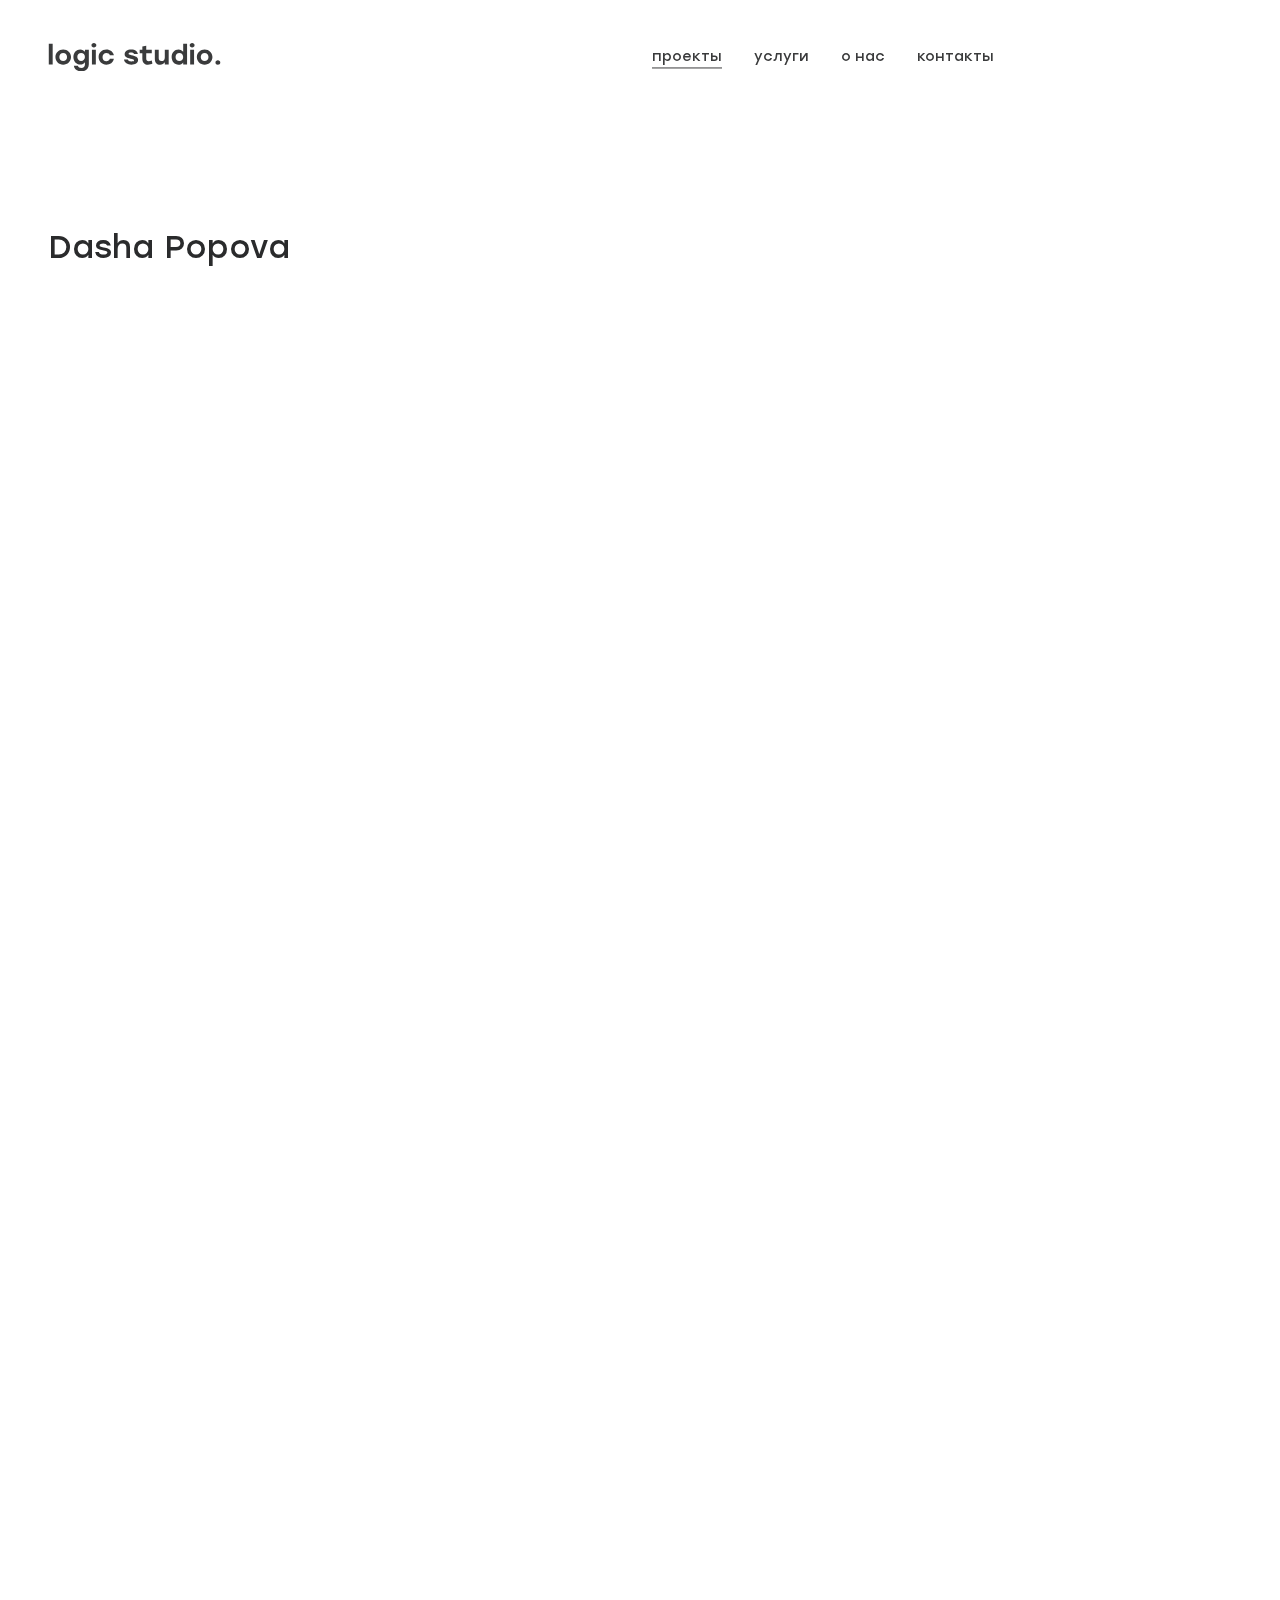
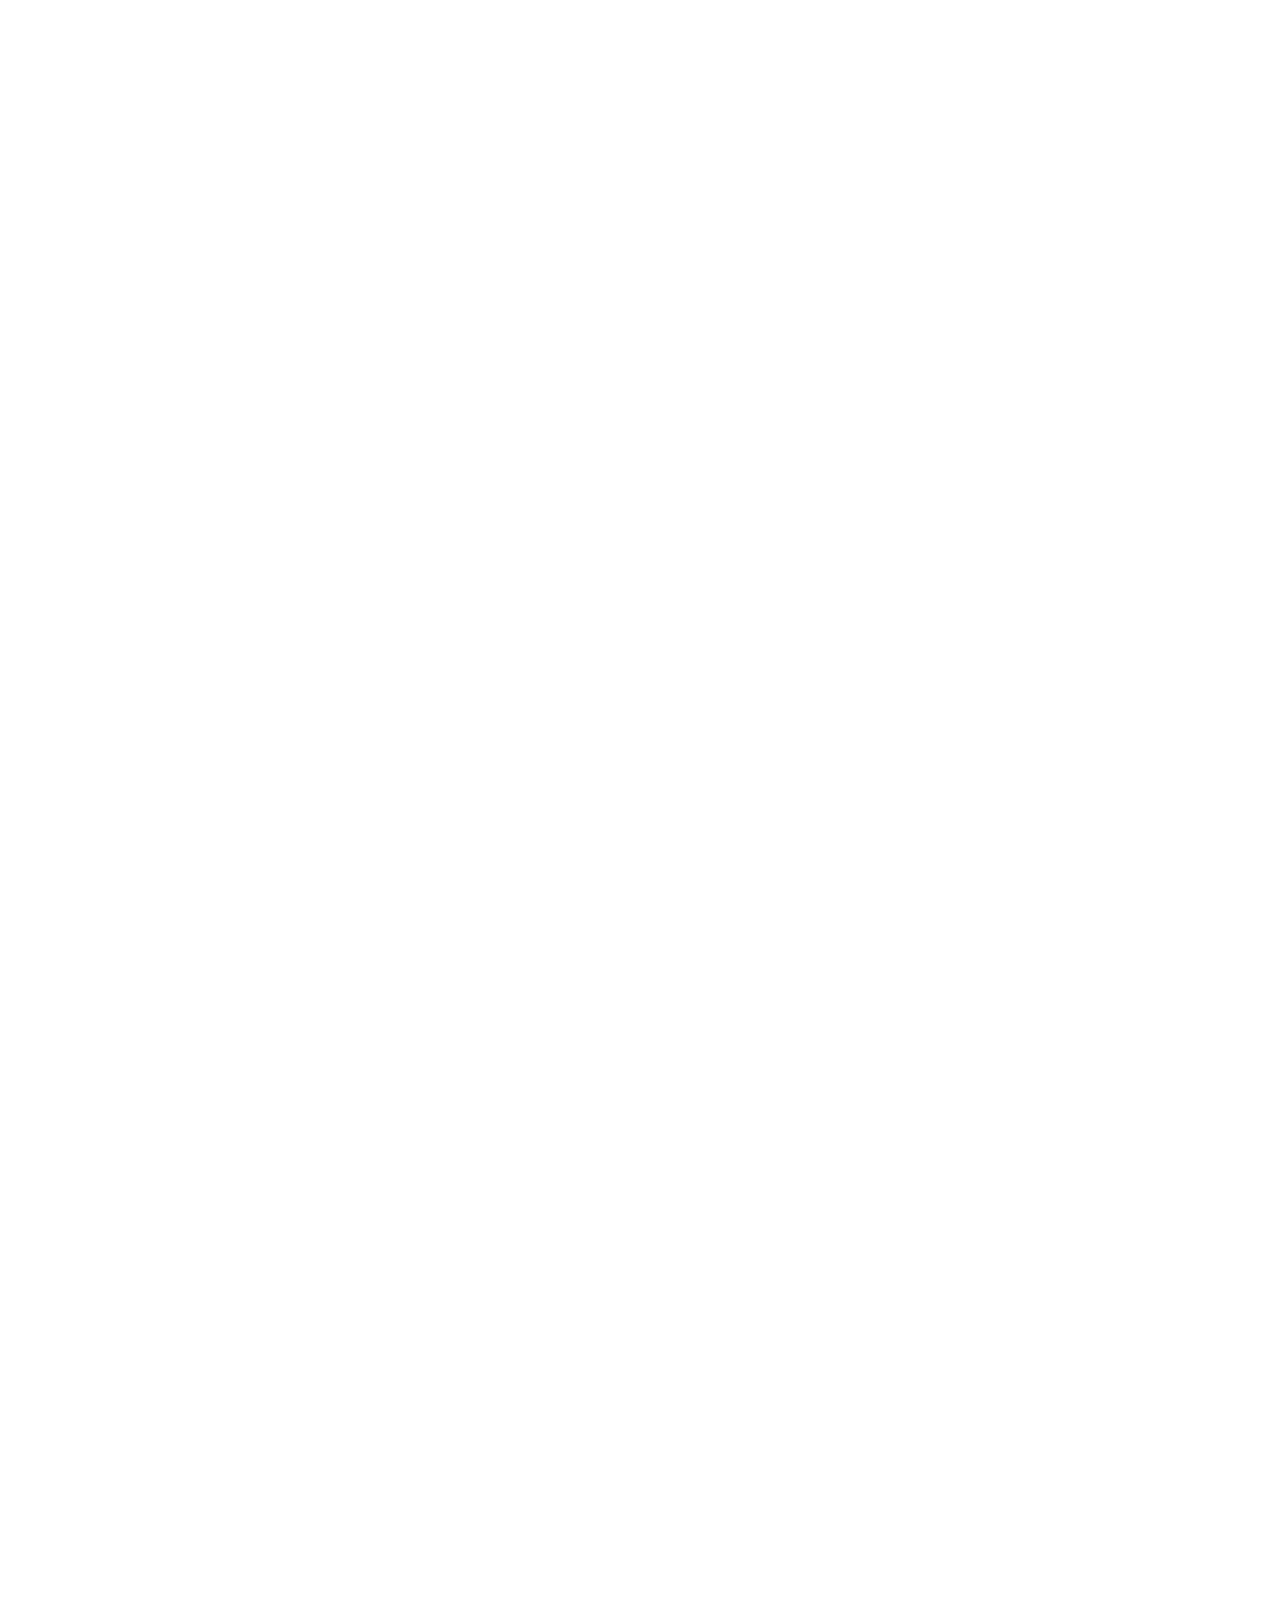
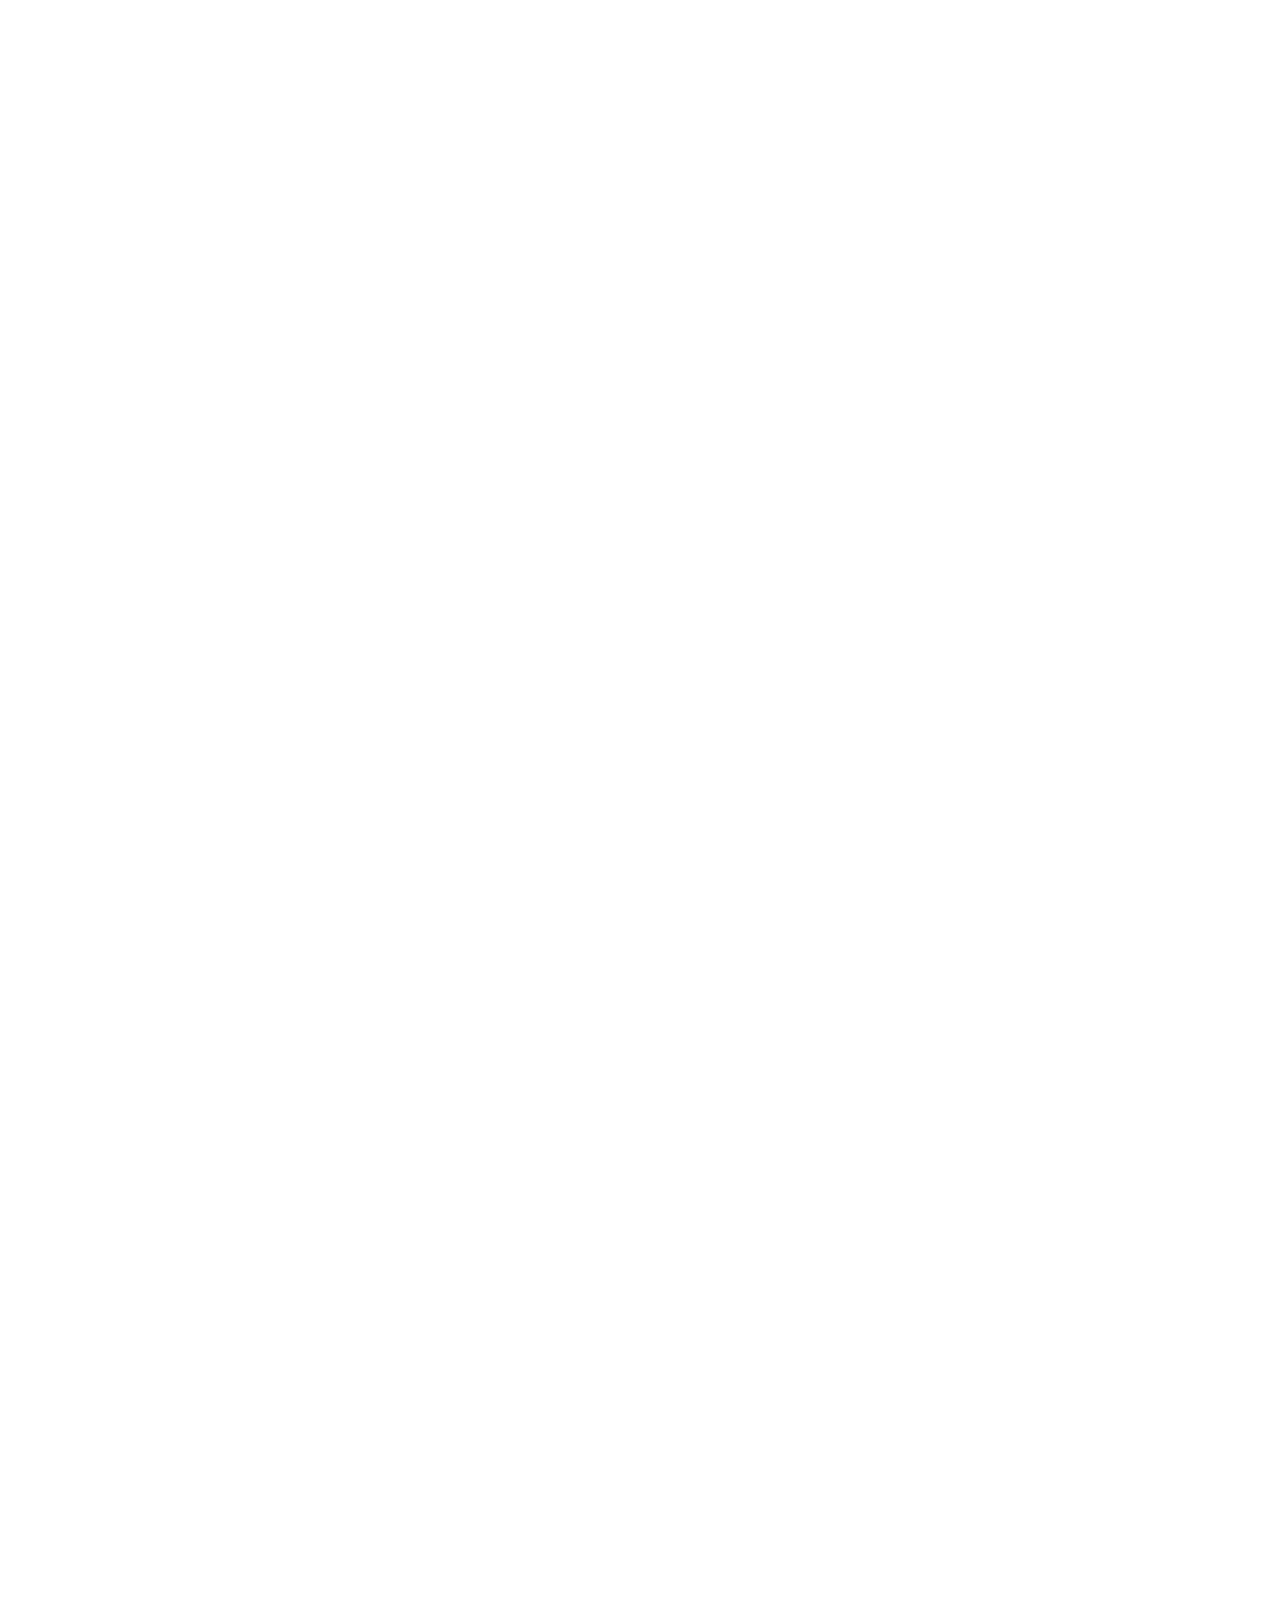
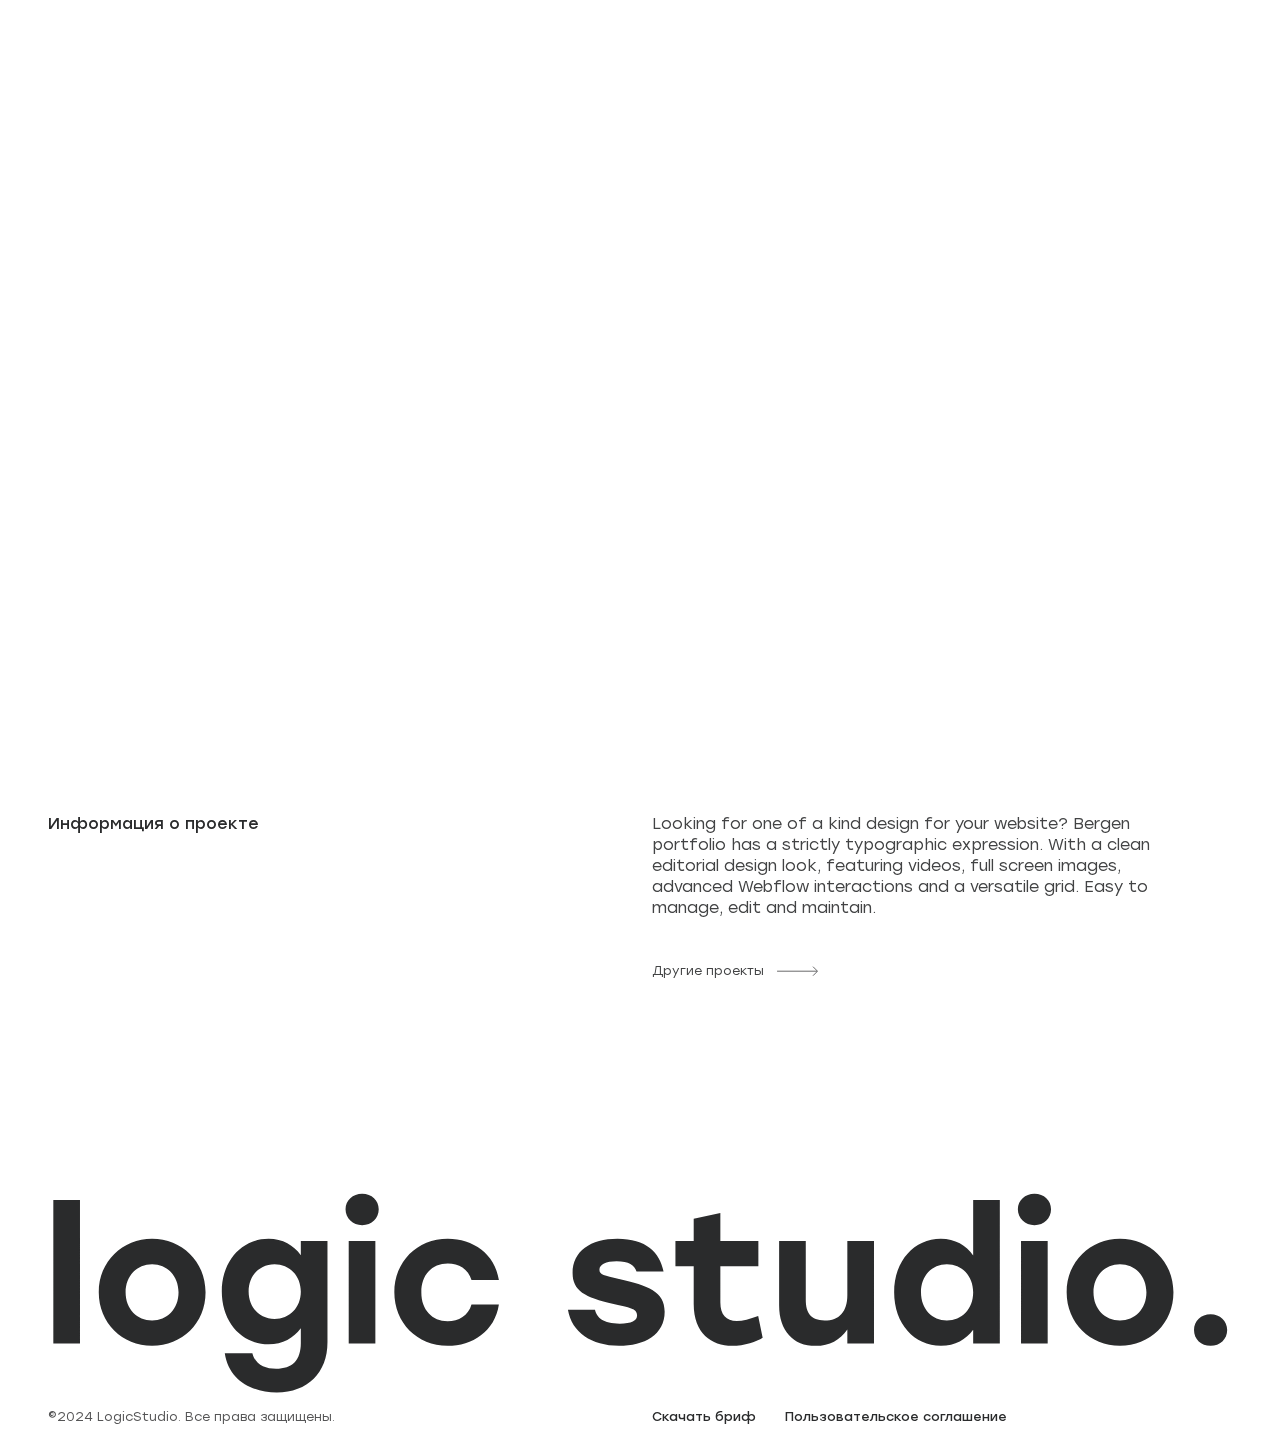
<file: work-item.html>
<!DOCTYPE html>
<html lang="ru">

<head>
    <meta charset="UTF-8">
    <meta name="viewport" content="width=device-width, initial-scale=1.0">
    <meta name="description" content="">
    <meta name="keywords" content="">
    <link rel="stylesheet" href="css/libs.min.css">
    <link rel="stylesheet" href="css/style.min.css">
    <title>Наши работы</title>
</head>

<body class="m-page">
    <div class="wrapper work-item-page" id="butter">
        <header class="header">
            <div class="container">
                <div class="header__inner grid2">
                    <a href="" class="header__logo">
                        <img src="img/logo.svg" alt="">
                    </a>

                    <div class="menu">
                        <nav class="nav">
                            <a href="" class="nav__link _active"><span>проекты</span></a>
                            <a href="" class="nav__link"><span>услуги</span></a>
                            <a href="" class="nav__link"><span>о нас</span></a>
                            <a href="" class="nav__link"><span>контакты</span></a>
                        </nav>
                        <div class="menu__bottom">
                            <div class="menu-contacts">
                                <div class="feedback__links">
                                    <div class="feedback__link">
                                        <a href="mailto:info@logicstudio.ru">
                                            info@logicstudio.ru
                                        </a>
                                    </div>
                                    <div class="feedback__link">
                                        <a href="tel:+74951757505">
                                            +7 (495) 175 75 05
                                        </a>
                                    </div>
                                </div>
                            </div>
                        </div>
                    </div>

                    <button class="burger">
                        <span></span>
                        <span></span>
                    </button>
                </div>
            </div>

        </header>
        <main class="content">

            <div class="works">
                <div class="container">
                    <div class="work-info grid2">
                        <div class="work-info__col">
                            <div class="h2">
                                <span class="heading-line">
                                    <span class="heading-line__inner">
                                        Dasha Popova
                                    </span>
                                <span class="heading-line__cover"></span>
                                </span>
                            </div>
                            <div class="work-info__desc text20 text16-tablet">
                                Промо сайт / 2023
                            </div>
                        </div>
                        <div class="work-info__col2">
                            <div class="work-info__site dark-text text20 text16-tablet light-text">
                                <a href="">
                                    popovadasha.com
                                </a>
                            </div>
                        </div>
                    </div>
                </div>
                <div class="work-detail">
                    <div class="container">
                        <div class="work-detail__items">
                            <img src="img/work.webp" alt="" class="work-detail__img">
                            <img src="img/work2.webp" alt="" class="work-detail__img">
                            <img src="img/work3.webp" alt="" class="work-detail__img work-detail__img--hide-mob">
                            <img src="img/work4.webp" alt="" class="work-detail__img work-detail__img--hide-mob">
                            <img src="img/work5.webp" alt="" class="work-detail__img work-detail__img--hide-desktop">
                        </div>
                    </div>
                </div>
            </div>

            <div class="info">
                <div class="container">
                    <div class="info__inner grid2">
                        <div class="info__col">
                            <div class="text20 text16-tablet">
                                Информация о проекте
                            </div>
                        </div>
                        <div class="info__col2">
                            <div class="info__desc">
                                Looking for one of a kind design for your
                                website? Bergen portfolio has a strictly
                                typographic expression. With a clean
                                editorial design look, featuring videos, full
                                screen images, advanced Webflow
                                interactions and a versatile grid. Easy to
                                manage, edit and maintain.
                            </div>
                            <div class="info__nav">
                                <a href="" class="info__link">
                                    <span>Другие проекты</span>
                                    <svg width="52" height="13" viewBox="0 0 52 13" fill="none" xmlns="http://www.w3.org/2000/svg">
                                        <path d="M0.0732422 6.50098H50.0732" stroke="#424344" stroke-miterlimit="79.84" stroke-linejoin="round" />
                                        <path d="M45.0243 0.843146L50.6812 6.5L45.0243 12.1569" stroke="#424344" />
                                    </svg>
                                </a>
                            </div>
                        </div>
                    </div>
                </div>
            </div>

        </main>
        <footer class="footer">
            <div class="container">
                <a href="" class="footer__logo">
                    <img src="img/logo.svg" alt="">
                </a>
                <div class="footer__bottom grid2">
                    <div class="footer__c text16">
                        ©2024 LogicStudio. Все права защищены.
                    </div>
                    <div class="footer__links">
                        <a href="" class="footer__link">Скачать бриф</a>
                        <a href="" class="footer__link">Пользовательское соглашение</a>
                    </div>
                </div>
            </div>

        </footer>
    </div>

    <div class="modal" id="feedbackModal">
        <div class="modal__bg modal-bg _close-modal"></div>
        <div class="modal__dialog">
            <button class="close-btn _close-modal">
                <svg width="23" height="23" viewBox="0 0 23 23" fill="none" xmlns="http://www.w3.org/2000/svg">
                    <path d="M0.943359 0.893005L22.1566 22.1062" stroke="#CBCBCB" />
                    <path d="M0.943359 22.107L22.1566 0.893792" stroke="#CBCBCB" />
                </svg>
            </button>
            <div class="text26">
                Обратная связь
            </div>
            <form action="" class="modal-form">
                <div class="fg">
                    <input type="text" placeholder="Представьтесь">
                </div>
                <div class="fg">
                    <input type="tel" placeholder="Телефон">
                </div>
                <div class="fg">
                    <input type="email" placeholder="E-mail">
                </div>
                <div class="fg">
                    <input type="text" placeholder="Опишите задачу">
                </div>
                <div class="m-check">
                    <input checked type="checkbox">
                    <label>
                        <span>
                        Нажимая кнопку «Обсудить проект», вы соглашаетесь
                        c <a href="">Политикой конфиденциальности</a>
                    </span>
                    </label>
                </div>
                <div class="modal-form__nav">
                    <button class="modal-form__btn m-btn m-btn-black-outline">
                        <span>Отправить</span>
                        <span class="_animate-span"></span>
                    </button>
                </div>
            </form>
        </div>
    </div>

    <script src="js/libs.min.js"></script>
    <script src="js/main.min.js"></script>

</body>

</html>
</file>
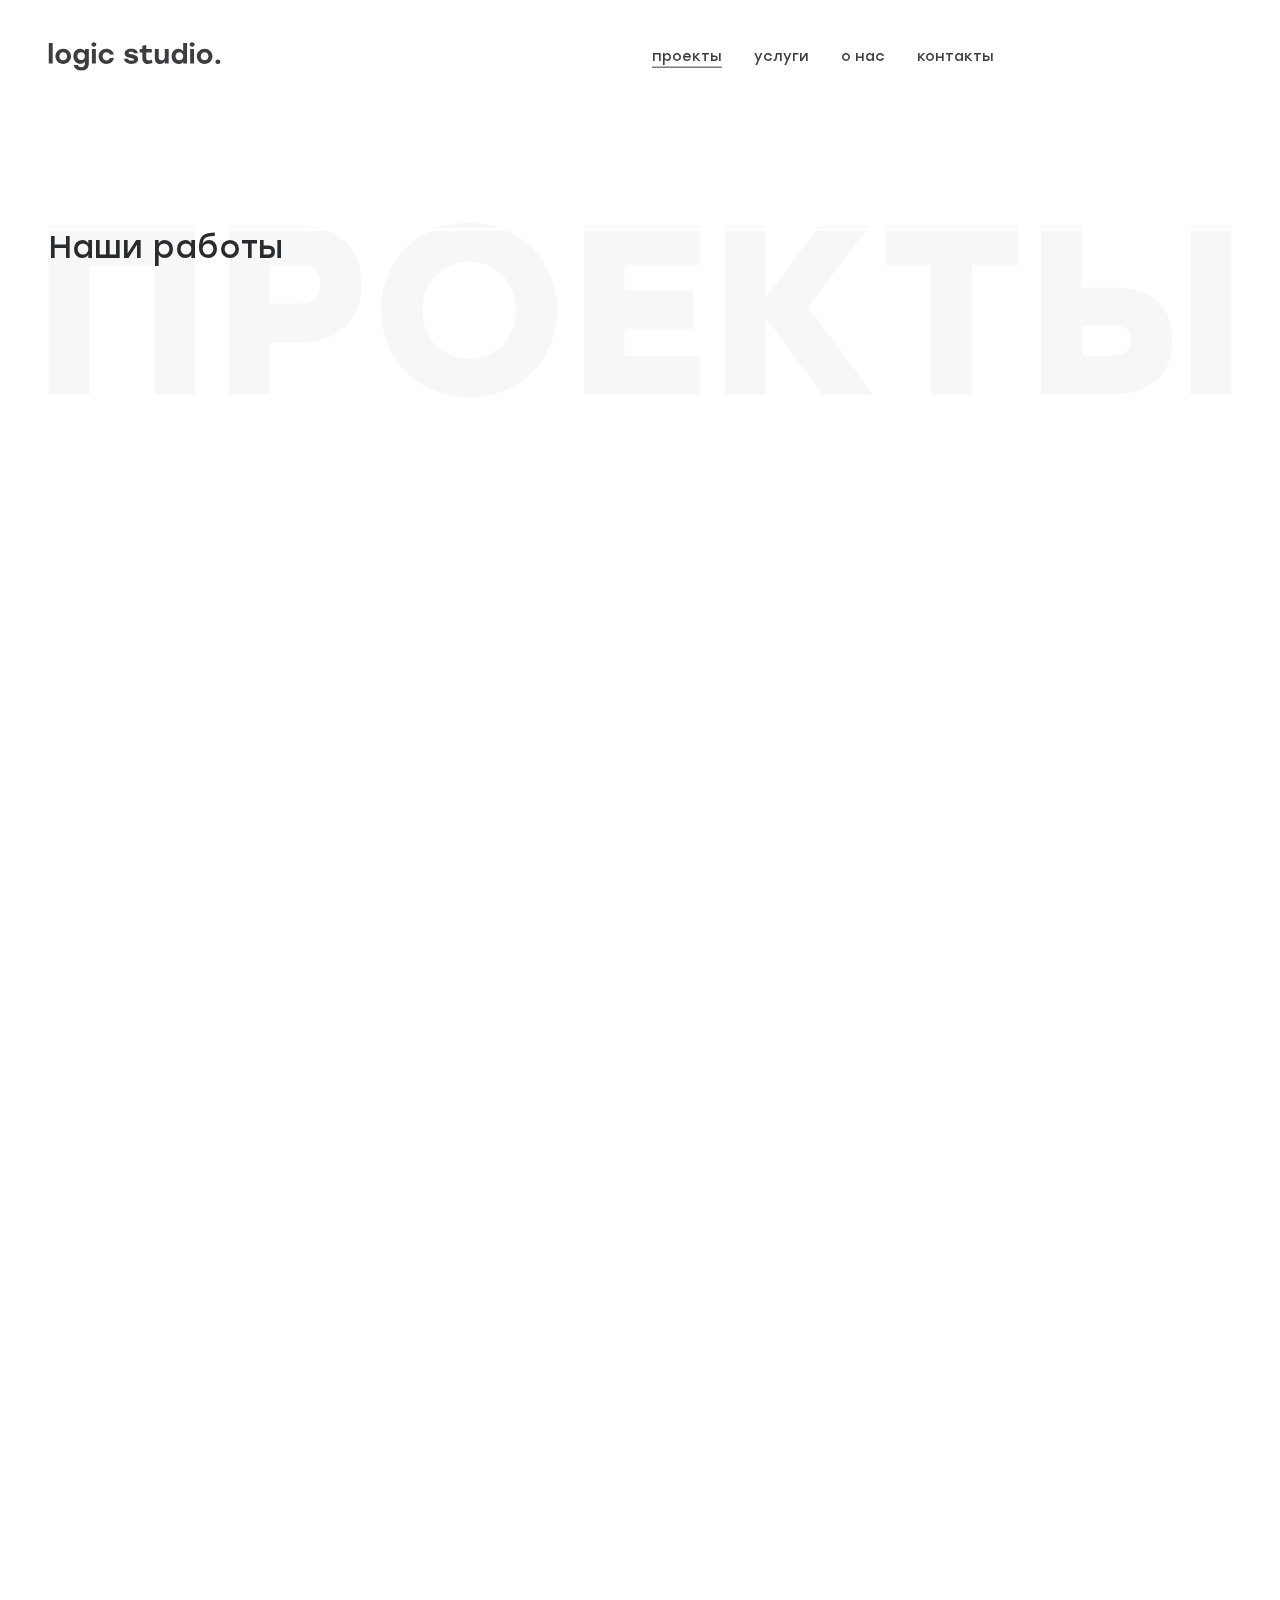
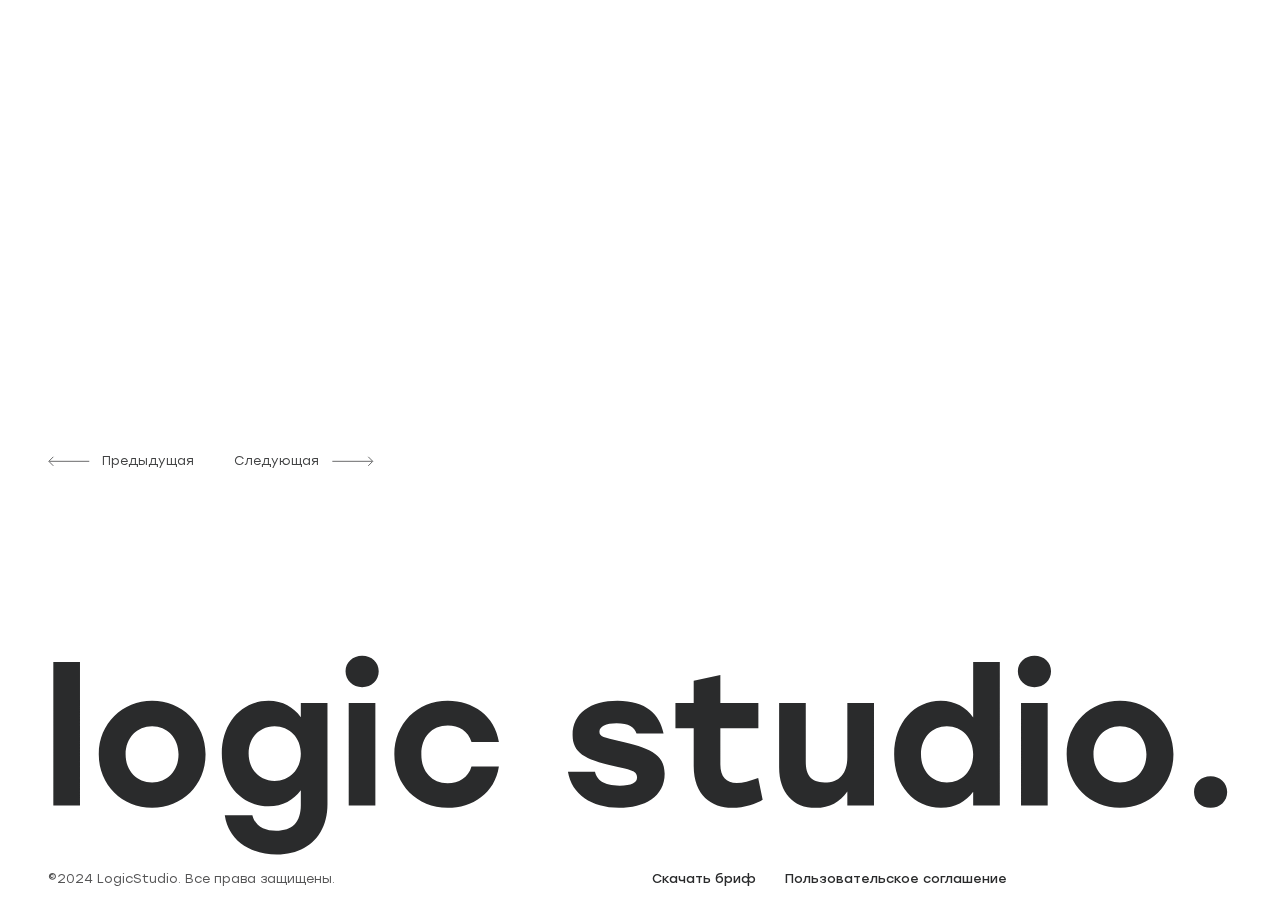
<file: works.html>
<!DOCTYPE html>
<html lang="ru">

<head>
    <meta charset="UTF-8">
    <meta name="viewport" content="width=device-width, initial-scale=1.0">
    <meta name="description" content="">
    <meta name="keywords" content="">
    <link rel="stylesheet" href="css/libs.min.css">
    <link rel="stylesheet" href="css/style.min.css">
    <title>Наши работы</title>
</head>

<body class="m-page">
    <div class="wrapper works-page" id="butter">
        <header class="header">
            <div class="container">
                <div class="header__inner grid2">
                    <a href="" class="header__logo">
                        <img src="img/logo.svg" alt="">
                    </a>

                    <div class="menu">
                        <nav class="nav">
                            <a href="" class="nav__link _active"><span>проекты</span></a>
                            <a href="" class="nav__link"><span>услуги</span></a>
                            <a href="" class="nav__link"><span>о нас</span></a>
                            <a href="" class="nav__link"><span>контакты</span></a>
                        </nav>
                        <div class="menu__bottom">
                            <div class="menu-contacts">
                                <div class="feedback__links">
                                    <div class="feedback__link">
                                        <a href="mailto:info@logicstudio.ru">
                                            info@logicstudio.ru
                                        </a>
                                    </div>
                                    <div class="feedback__link">
                                        <a href="tel:+74951757505">
                                            +7 (495) 175 75 05
                                        </a>
                                    </div>
                                </div>
                            </div>
                        </div>
                    </div>

                    <button class="burger">
                        <span></span>
                        <span></span>
                    </button>
                </div>
            </div>

        </header>
        <main class="content">

            <div class="works">
                <div class="container">
                    <div class="works__top">
                        <div class="h2">
                            <span class="heading-line">
                                <span class="heading-line__inner">
                                    Наши работы
                                </span>
                            <span class="heading-line__cover"></span>
                            </span>
                        </div>
                    </div>
                    <div class="main__bottom">
                        <div class="text-bg text-bg--portfolio">
                            <img src="img/project-text.svg" alt="">
                        </div>
                        <div class="portfolio-items grid2">
                            <a href="" class="portfolio-card">
                                <div style="background: #b43b4e;" class="portfolio-card__img _scale-img">
                                    <img src="img/portfolio.webp" alt="">
                                </div>
                                <div class="portfolio-card__content">
                                    <div class="portfolio-card__info">
                                        <div class="portfolio-card__title text20">Даша Попова</div>
                                        <div class="portfolio-card__desc text16">Промо сайт / 2023</div>
                                    </div>
                                </div>
                            </a>

                            <a href="" class="portfolio-card">
                                <div style="background: #bfc7c9;" class="portfolio-card__img _scale-img">
                                    <img src="img/portfolio2.webp" alt="">
                                </div>
                                <div class="portfolio-card__content">
                                    <div class="portfolio-card__info">
                                        <div class="portfolio-card__title text20">Without Fail</div>
                                        <div class="portfolio-card__desc text16">Интернет-магазин / 2023</div>
                                    </div>
                                </div>
                            </a>

                            <a href="" class="portfolio-card">
                                <div style="background: #baa98d;" class="portfolio-card__img _scale-img">
                                    <img src="img/portfolio4.webp" alt="">
                                </div>
                                <div class="portfolio-card__content">
                                    <div class="portfolio-card__info">
                                        <div class="portfolio-card__title text20">Март Бабаян</div>
                                        <div class="portfolio-card__desc text16">Промо сайт / 2023</div>
                                    </div>
                                </div>
                            </a>

                            <a href="" class="portfolio-card">
                                <div style="background: #59757b;" class="portfolio-card__img _scale-img">
                                    <img src="img/portfolio3.webp" alt="">
                                </div>
                                <div class="portfolio-card__content">
                                    <div class="portfolio-card__info">
                                        <div class="portfolio-card__title text20">Марк Бартон </div>
                                        <div class="portfolio-card__desc text16">Промо сайт / 2023</div>
                                    </div>
                                </div>
                            </a>

                            <a href="" class="portfolio-card">
                                <div style="background: #baa98d;" class="portfolio-card__img _scale-img">
                                    <img src="img/portfolio4.webp" alt="">
                                </div>
                                <div class="portfolio-card__content">
                                    <div class="portfolio-card__info">
                                        <div class="portfolio-card__title text20">Март Бабаян</div>
                                        <div class="portfolio-card__desc text16">Промо сайт / 2023</div>
                                    </div>
                                </div>
                            </a>

                            <a href="" class="portfolio-card">
                                <div style="background: #59757b;" class="portfolio-card__img _scale-img">
                                    <img src="img/portfolio3.webp" alt="">
                                </div>
                                <div class="portfolio-card__content">
                                    <div class="portfolio-card__info">
                                        <div class="portfolio-card__title text20">Марк Бартон </div>
                                        <div class="portfolio-card__desc text16">Промо сайт / 2023</div>
                                    </div>
                                </div>
                            </a>

                        </div>
                        <div class="pagination">
                            <a href="" class="pagination__btn pagination__prev">
                                <svg width="52" height="13" viewBox="0 0 52 13" fill="none" xmlns="http://www.w3.org/2000/svg">
                                    <path d="M51.6121 6.65698H1.61206" stroke="#444546" stroke-miterlimit="79.84" stroke-linejoin="round" />
                                    <path d="M6.65698 1L1.00013 6.65685L6.65698 12.3137" stroke="#444546" />
                                </svg>
                                <span>Предыдущая</span>
                            </a>
                            <a href="" class="pagination__btn pagination__next">
                                <span>Следующая</span>
                                <svg width="52" height="13" viewBox="0 0 52 13" fill="none" xmlns="http://www.w3.org/2000/svg">
                                    <path d="M0.393066 6.65698H50.3931" stroke="#444546" stroke-miterlimit="79.84" stroke-linejoin="round" />
                                    <path d="M45.3441 0.999152L51.001 6.65601L45.3441 12.3129" stroke="#444546" />
                                </svg>
                            </a>
                            <button class="pagination__more m-btn m-btn-black-outline">
                                <span>Показать еще</span>
                                <span class="_animate-span"></span>
                            </button>
                        </div>
                    </div>
                </div>
            </div>

        </main>
        <footer class="footer">
            <div class="container">
                <a href="" class="footer__logo">
                    <img src="img/logo.svg" alt="">
                </a>
                <div class="footer__bottom grid2">
                    <div class="footer__c text16">
                        ©2024 LogicStudio. Все права защищены.
                    </div>
                    <div class="footer__links">
                        <a href="" class="footer__link">Скачать бриф</a>
                        <a href="" class="footer__link">Пользовательское соглашение</a>
                    </div>
                </div>
            </div>

        </footer>
    </div>

    <div class="modal" id="feedbackModal">
        <div class="modal__bg modal-bg _close-modal"></div>
        <div class="modal__dialog">
            <button class="close-btn _close-modal">
                <svg width="23" height="23" viewBox="0 0 23 23" fill="none" xmlns="http://www.w3.org/2000/svg">
                    <path d="M0.943359 0.893005L22.1566 22.1062" stroke="#CBCBCB" />
                    <path d="M0.943359 22.107L22.1566 0.893792" stroke="#CBCBCB" />
                </svg>
            </button>
            <div class="text26">
                Обратная связь
            </div>
            <form action="" class="modal-form">
                <div class="fg">
                    <input type="text" placeholder="Представьтесь">
                </div>
                <div class="fg">
                    <input type="tel" placeholder="Телефон">
                </div>
                <div class="fg">
                    <input type="email" placeholder="E-mail">
                </div>
                <div class="fg">
                    <input type="text" placeholder="Опишите задачу">
                </div>
                <div class="m-check">
                    <input checked type="checkbox">
                    <label>
                        <span>
                        Нажимая кнопку «Обсудить проект», вы соглашаетесь
                        c <a href="">Политикой конфиденциальности</a>
                    </span>
                    </label>
                </div>
                <div class="modal-form__nav">
                    <button class="modal-form__btn m-btn m-btn-black-outline">
                        <span>Отправить</span>
                        <span class="_animate-span"></span>
                    </button>
                </div>
            </form>
        </div>
    </div>

    <script src="js/libs.min.js"></script>
    <script src="js/main.min.js"></script>

</body>

</html>
</file>
<file: css/libs.min.css>
@font-face{font-family:'swiper-icons';src:url("data:application/font-woff;charset=utf-8;base64, [base64]//wADZ2x5ZgAAAywAAADMAAAD2MHtryVoZWFkAAABbAAAADAAAAA2E2+eoWhoZWEAAAGcAAAAHwAAACQC9gDzaG10eAAAAigAAAAZAAAArgJkABFsb2NhAAAC0AAAAFoAAABaFQAUGG1heHAAAAG8AAAAHwAAACAAcABAbmFtZQAAA/gAAAE5AAACXvFdBwlwb3N0AAAFNAAAAGIAAACE5s74hXjaY2BkYGAAYpf5Hu/j+W2+MnAzMYDAzaX6QjD6/4//Bxj5GA8AuRwMYGkAPywL13jaY2BkYGA88P8Agx4j+/8fQDYfA1AEBWgDAIB2BOoAeNpjYGRgYNBh4GdgYgABEMnIABJzYNADCQAACWgAsQB42mNgYfzCOIGBlYGB0YcxjYGBwR1Kf2WQZGhhYGBiYGVmgAFGBiQQkOaawtDAoMBQxXjg/wEGPcYDDA4wNUA2CCgwsAAAO4EL6gAAeNpj2M0gyAACqxgGNWBkZ2D4/wMA+xkDdgAAAHjaY2BgYGaAYBkGRgYQiAHyGMF8FgYHIM3DwMHABGQrMOgyWDLEM1T9/w8UBfEMgLzE////P/5//f/V/xv+r4eaAAeMbAxwIUYmIMHEgKYAYjUcsDAwsLKxc3BycfPw8jEQA/[base64]/uznmfPFBNODM2K7MTQ45YEAZqGP81AmGGcF3iPqOop0r1SPTaTbVkfUe4HXj97wYE+yNwWYxwWu4v1ugWHgo3S1XdZEVqWM7ET0cfnLGxWfkgR42o2PvWrDMBSFj/IHLaF0zKjRgdiVMwScNRAoWUoH78Y2icB/yIY09An6AH2Bdu/UB+yxopYshQiEvnvu0dURgDt8QeC8PDw7Fpji3fEA4z/PEJ6YOB5hKh4dj3EvXhxPqH/SKUY3rJ7srZ4FZnh1PMAtPhwP6fl2PMJMPDgeQ4rY8YT6Gzao0eAEA409DuggmTnFnOcSCiEiLMgxCiTI6Cq5DZUd3Qmp10vO0LaLTd2cjN4fOumlc7lUYbSQcZFkutRG7g6JKZKy0RmdLY680CDnEJ+UMkpFFe1RN7nxdVpXrC4aTtnaurOnYercZg2YVmLN/d/gczfEimrE/fs/bOuq29Zmn8tloORaXgZgGa78yO9/cnXm2BpaGvq25Dv9S4E9+5SIc9PqupJKhYFSSl47+Qcr1mYNAAAAeNptw0cKwkAAAMDZJA8Q7OUJvkLsPfZ6zFVERPy8qHh2YER+3i/BP83vIBLLySsoKimrqKqpa2hp6+jq6RsYGhmbmJqZSy0sraxtbO3sHRydnEMU4uR6yx7JJXveP7WrDycAAAAAAAH//wACeNpjYGRgYOABYhkgZgJCZgZNBkYGLQZtIJsFLMYAAAw3ALgAeNolizEKgDAQBCchRbC2sFER0YD6qVQiBCv/H9ezGI6Z5XBAw8CBK/m5iQQVauVbXLnOrMZv2oLdKFa8Pjuru2hJzGabmOSLzNMzvutpB3N42mNgZGBg4GKQYzBhYMxJLMlj4GBgAYow/P/PAJJhLM6sSoWKfWCAAwDAjgbRAAB42mNgYGBkAIIbCZo5IPrmUn0hGA0AO8EFTQAA");font-weight:400;font-style:normal}:root{--swiper-theme-color: #007aff}.swiper{margin-left:auto;margin-right:auto;position:relative;overflow:hidden;list-style:none;padding:0;z-index:1}.swiper-vertical>.swiper-wrapper{flex-direction:column}.swiper-wrapper{position:relative;width:100%;height:100%;z-index:1;display:flex;transition-property:transform;box-sizing:content-box}.swiper-android .swiper-slide,.swiper-wrapper{transform:translate3d(0px, 0, 0)}.swiper-pointer-events{touch-action:pan-y}.swiper-pointer-events.swiper-vertical{touch-action:pan-x}.swiper-slide{flex-shrink:0;width:100%;height:100%;position:relative;transition-property:transform}.swiper-slide-invisible-blank{visibility:hidden}.swiper-autoheight,.swiper-autoheight .swiper-slide{height:auto}.swiper-autoheight .swiper-wrapper{align-items:flex-start;transition-property:transform, height}.swiper-backface-hidden .swiper-slide{transform:translateZ(0);-webkit-backface-visibility:hidden;backface-visibility:hidden}.swiper-3d,.swiper-3d.swiper-css-mode .swiper-wrapper{perspective:1200px}.swiper-3d .swiper-wrapper,.swiper-3d .swiper-slide,.swiper-3d .swiper-slide-shadow,.swiper-3d .swiper-slide-shadow-left,.swiper-3d .swiper-slide-shadow-right,.swiper-3d .swiper-slide-shadow-top,.swiper-3d .swiper-slide-shadow-bottom,.swiper-3d .swiper-cube-shadow{transform-style:preserve-3d}.swiper-3d .swiper-slide-shadow,.swiper-3d .swiper-slide-shadow-left,.swiper-3d .swiper-slide-shadow-right,.swiper-3d .swiper-slide-shadow-top,.swiper-3d .swiper-slide-shadow-bottom{position:absolute;left:0;top:0;width:100%;height:100%;pointer-events:none;z-index:10}.swiper-3d .swiper-slide-shadow{background:rgba(0,0,0,0.15)}.swiper-3d .swiper-slide-shadow-left{background-image:linear-gradient(to left, rgba(0,0,0,0.5), rgba(0,0,0,0))}.swiper-3d .swiper-slide-shadow-right{background-image:linear-gradient(to right, rgba(0,0,0,0.5), rgba(0,0,0,0))}.swiper-3d .swiper-slide-shadow-top{background-image:linear-gradient(to top, rgba(0,0,0,0.5), rgba(0,0,0,0))}.swiper-3d .swiper-slide-shadow-bottom{background-image:linear-gradient(to bottom, rgba(0,0,0,0.5), rgba(0,0,0,0))}.swiper-css-mode>.swiper-wrapper{overflow:auto;scrollbar-width:none;-ms-overflow-style:none}.swiper-css-mode>.swiper-wrapper::-webkit-scrollbar{display:none}.swiper-css-mode>.swiper-wrapper>.swiper-slide{scroll-snap-align:start start}.swiper-horizontal.swiper-css-mode>.swiper-wrapper{scroll-snap-type:x mandatory}.swiper-vertical.swiper-css-mode>.swiper-wrapper{scroll-snap-type:y mandatory}.swiper-centered>.swiper-wrapper::before{content:'';flex-shrink:0;order:9999}.swiper-centered.swiper-horizontal>.swiper-wrapper>.swiper-slide:first-child{margin-inline-start:var(--swiper-centered-offset-before)}.swiper-centered.swiper-horizontal>.swiper-wrapper::before{height:100%;min-height:1px;width:var(--swiper-centered-offset-after)}.swiper-centered.swiper-vertical>.swiper-wrapper>.swiper-slide:first-child{margin-block-start:var(--swiper-centered-offset-before)}.swiper-centered.swiper-vertical>.swiper-wrapper::before{width:100%;min-width:1px;height:var(--swiper-centered-offset-after)}.swiper-centered>.swiper-wrapper>.swiper-slide{scroll-snap-align:center center}.swiper-virtual .swiper-slide{-webkit-backface-visibility:hidden;transform:translateZ(0)}.swiper-virtual.swiper-css-mode .swiper-wrapper::after{content:'';position:absolute;left:0;top:0;pointer-events:none}.swiper-virtual.swiper-css-mode.swiper-horizontal .swiper-wrapper::after{height:1px;width:var(--swiper-virtual-size)}.swiper-virtual.swiper-css-mode.swiper-vertical .swiper-wrapper::after{width:1px;height:var(--swiper-virtual-size)}:root{--swiper-navigation-size: 44px}.swiper-button-prev,.swiper-button-next{position:absolute;top:50%;width:calc(var(--swiper-navigation-size) / 44 * 27);height:var(--swiper-navigation-size);margin-top:calc(0px - (var(--swiper-navigation-size) / 2));z-index:10;cursor:pointer;display:flex;align-items:center;justify-content:center;color:var(--swiper-navigation-color, var(--swiper-theme-color))}.swiper-button-prev.swiper-button-disabled,.swiper-button-next.swiper-button-disabled{opacity:0.35;cursor:auto;pointer-events:none}.swiper-button-prev:after,.swiper-button-next:after{font-family:swiper-icons;font-size:var(--swiper-navigation-size);text-transform:none !important;letter-spacing:0;text-transform:none;font-variant:initial;line-height:1}.swiper-button-prev,.swiper-rtl .swiper-button-next{left:10px;right:auto}.swiper-button-prev:after,.swiper-rtl .swiper-button-next:after{content:'prev'}.swiper-button-next,.swiper-rtl .swiper-button-prev{right:10px;left:auto}.swiper-button-next:after,.swiper-rtl .swiper-button-prev:after{content:'next'}.swiper-button-lock{display:none}.swiper-pagination{position:absolute;text-align:center;transition:300ms opacity;transform:translate3d(0, 0, 0);z-index:10}.swiper-pagination.swiper-pagination-hidden{opacity:0}.swiper-pagination-fraction,.swiper-pagination-custom,.swiper-horizontal>.swiper-pagination-bullets,.swiper-pagination-bullets.swiper-pagination-horizontal{bottom:10px;left:0;width:100%}.swiper-pagination-bullets-dynamic{overflow:hidden;font-size:0}.swiper-pagination-bullets-dynamic .swiper-pagination-bullet{transform:scale(0.33);position:relative}.swiper-pagination-bullets-dynamic .swiper-pagination-bullet-active{transform:scale(1)}.swiper-pagination-bullets-dynamic .swiper-pagination-bullet-active-main{transform:scale(1)}.swiper-pagination-bullets-dynamic .swiper-pagination-bullet-active-prev{transform:scale(0.66)}.swiper-pagination-bullets-dynamic .swiper-pagination-bullet-active-prev-prev{transform:scale(0.33)}.swiper-pagination-bullets-dynamic .swiper-pagination-bullet-active-next{transform:scale(0.66)}.swiper-pagination-bullets-dynamic .swiper-pagination-bullet-active-next-next{transform:scale(0.33)}.swiper-pagination-bullet{width:var(--swiper-pagination-bullet-width, var(--swiper-pagination-bullet-size, 8px));height:var(--swiper-pagination-bullet-height, var(--swiper-pagination-bullet-size, 8px));display:inline-block;border-radius:50%;background:var(--swiper-pagination-bullet-inactive-color, #000);opacity:var(--swiper-pagination-bullet-inactive-opacity, 0.2)}button.swiper-pagination-bullet{border:none;margin:0;padding:0;box-shadow:none;-webkit-appearance:none;appearance:none}.swiper-pagination-clickable .swiper-pagination-bullet{cursor:pointer}.swiper-pagination-bullet:only-child{display:none !important}.swiper-pagination-bullet-active{opacity:var(--swiper-pagination-bullet-opacity, 1);background:var(--swiper-pagination-color, var(--swiper-theme-color))}.swiper-vertical>.swiper-pagination-bullets,.swiper-pagination-vertical.swiper-pagination-bullets{right:10px;top:50%;transform:translate3d(0px, -50%, 0)}.swiper-vertical>.swiper-pagination-bullets .swiper-pagination-bullet,.swiper-pagination-vertical.swiper-pagination-bullets .swiper-pagination-bullet{margin:var(--swiper-pagination-bullet-vertical-gap, 6px) 0;display:block}.swiper-vertical>.swiper-pagination-bullets.swiper-pagination-bullets-dynamic,.swiper-pagination-vertical.swiper-pagination-bullets.swiper-pagination-bullets-dynamic{top:50%;transform:translateY(-50%);width:8px}.swiper-vertical>.swiper-pagination-bullets.swiper-pagination-bullets-dynamic .swiper-pagination-bullet,.swiper-pagination-vertical.swiper-pagination-bullets.swiper-pagination-bullets-dynamic .swiper-pagination-bullet{display:inline-block;transition:200ms transform, 200ms top}.swiper-horizontal>.swiper-pagination-bullets .swiper-pagination-bullet,.swiper-pagination-horizontal.swiper-pagination-bullets .swiper-pagination-bullet{margin:0 var(--swiper-pagination-bullet-horizontal-gap, 4px)}.swiper-horizontal>.swiper-pagination-bullets.swiper-pagination-bullets-dynamic,.swiper-pagination-horizontal.swiper-pagination-bullets.swiper-pagination-bullets-dynamic{left:50%;transform:translateX(-50%);white-space:nowrap}.swiper-horizontal>.swiper-pagination-bullets.swiper-pagination-bullets-dynamic .swiper-pagination-bullet,.swiper-pagination-horizontal.swiper-pagination-bullets.swiper-pagination-bullets-dynamic .swiper-pagination-bullet{transition:200ms transform, 200ms left}.swiper-horizontal.swiper-rtl>.swiper-pagination-bullets-dynamic .swiper-pagination-bullet{transition:200ms transform, 200ms right}.swiper-pagination-progressbar{background:rgba(0,0,0,0.25);position:absolute}.swiper-pagination-progressbar .swiper-pagination-progressbar-fill{background:var(--swiper-pagination-color, var(--swiper-theme-color));position:absolute;left:0;top:0;width:100%;height:100%;transform:scale(0);transform-origin:left top}.swiper-rtl .swiper-pagination-progressbar .swiper-pagination-progressbar-fill{transform-origin:right top}.swiper-horizontal>.swiper-pagination-progressbar,.swiper-pagination-progressbar.swiper-pagination-horizontal,.swiper-vertical>.swiper-pagination-progressbar.swiper-pagination-progressbar-opposite,.swiper-pagination-progressbar.swiper-pagination-vertical.swiper-pagination-progressbar-opposite{width:100%;height:4px;left:0;top:0}.swiper-vertical>.swiper-pagination-progressbar,.swiper-pagination-progressbar.swiper-pagination-vertical,.swiper-horizontal>.swiper-pagination-progressbar.swiper-pagination-progressbar-opposite,.swiper-pagination-progressbar.swiper-pagination-horizontal.swiper-pagination-progressbar-opposite{width:4px;height:100%;left:0;top:0}.swiper-pagination-lock{display:none}.swiper-scrollbar{border-radius:10px;position:relative;-ms-touch-action:none;background:rgba(0,0,0,0.1)}.swiper-horizontal>.swiper-scrollbar{position:absolute;left:1%;bottom:3px;z-index:50;height:5px;width:98%}.swiper-vertical>.swiper-scrollbar{position:absolute;right:3px;top:1%;z-index:50;width:5px;height:98%}.swiper-scrollbar-drag{height:100%;width:100%;position:relative;background:rgba(0,0,0,0.5);border-radius:10px;left:0;top:0}.swiper-scrollbar-cursor-drag{cursor:move}.swiper-scrollbar-lock{display:none}.swiper-zoom-container{width:100%;height:100%;display:flex;justify-content:center;align-items:center;text-align:center}.swiper-zoom-container>img,.swiper-zoom-container>svg,.swiper-zoom-container>canvas{max-width:100%;max-height:100%;object-fit:contain}.swiper-slide-zoomed{cursor:move}.swiper-lazy-preloader{width:42px;height:42px;position:absolute;left:50%;top:50%;margin-left:-21px;margin-top:-21px;z-index:10;transform-origin:50%;box-sizing:border-box;border:4px solid var(--swiper-preloader-color, var(--swiper-theme-color));border-radius:50%;border-top-color:transparent}.swiper-slide-visible .swiper-lazy-preloader{animation:swiper-preloader-spin 1s infinite linear}.swiper-lazy-preloader-white{--swiper-preloader-color: #fff}.swiper-lazy-preloader-black{--swiper-preloader-color: #000}@keyframes swiper-preloader-spin{0%{transform:rotate(0deg)}100%{transform:rotate(360deg)}}.swiper .swiper-notification{position:absolute;left:0;top:0;pointer-events:none;opacity:0;z-index:-1000}.swiper-free-mode>.swiper-wrapper{transition-timing-function:ease-out;margin:0 auto}.swiper-grid>.swiper-wrapper{flex-wrap:wrap}.swiper-grid-column>.swiper-wrapper{flex-wrap:wrap;flex-direction:column}.swiper-fade.swiper-free-mode .swiper-slide{transition-timing-function:ease-out}.swiper-fade .swiper-slide{pointer-events:none;transition-property:opacity}.swiper-fade .swiper-slide .swiper-slide{pointer-events:none}.swiper-fade .swiper-slide-active,.swiper-fade .swiper-slide-active .swiper-slide-active{pointer-events:auto}.swiper-cube{overflow:visible}.swiper-cube .swiper-slide{pointer-events:none;-webkit-backface-visibility:hidden;backface-visibility:hidden;z-index:1;visibility:hidden;transform-origin:0 0;width:100%;height:100%}.swiper-cube .swiper-slide .swiper-slide{pointer-events:none}.swiper-cube.swiper-rtl .swiper-slide{transform-origin:100% 0}.swiper-cube .swiper-slide-active,.swiper-cube .swiper-slide-active .swiper-slide-active{pointer-events:auto}.swiper-cube .swiper-slide-active,.swiper-cube .swiper-slide-next,.swiper-cube .swiper-slide-prev,.swiper-cube .swiper-slide-next+.swiper-slide{pointer-events:auto;visibility:visible}.swiper-cube .swiper-slide-shadow-top,.swiper-cube .swiper-slide-shadow-bottom,.swiper-cube .swiper-slide-shadow-left,.swiper-cube .swiper-slide-shadow-right{z-index:0;-webkit-backface-visibility:hidden;backface-visibility:hidden}.swiper-cube .swiper-cube-shadow{position:absolute;left:0;bottom:0px;width:100%;height:100%;opacity:0.6;z-index:0}.swiper-cube .swiper-cube-shadow:before{content:'';background:#000;position:absolute;left:0;top:0;bottom:0;right:0;filter:blur(50px)}.swiper-flip{overflow:visible}.swiper-flip .swiper-slide{pointer-events:none;-webkit-backface-visibility:hidden;backface-visibility:hidden;z-index:1}.swiper-flip .swiper-slide .swiper-slide{pointer-events:none}.swiper-flip .swiper-slide-active,.swiper-flip .swiper-slide-active .swiper-slide-active{pointer-events:auto}.swiper-flip .swiper-slide-shadow-top,.swiper-flip .swiper-slide-shadow-bottom,.swiper-flip .swiper-slide-shadow-left,.swiper-flip .swiper-slide-shadow-right{z-index:0;-webkit-backface-visibility:hidden;backface-visibility:hidden}.swiper-creative .swiper-slide{-webkit-backface-visibility:hidden;backface-visibility:hidden;overflow:hidden;transition-property:transform, opacity, height}.swiper-cards{overflow:visible}.swiper-cards .swiper-slide{transform-origin:center bottom;-webkit-backface-visibility:hidden;backface-visibility:hidden;overflow:hidden}

.odometer.odometer-auto-theme,.odometer.odometer-theme-default{display:-moz-inline-box;-moz-box-orient:vertical;display:inline-block;vertical-align:middle;*vertical-align:auto;position:relative}.odometer.odometer-auto-theme,.odometer.odometer-theme-default{*display:inline}.odometer.odometer-auto-theme .odometer-digit,.odometer.odometer-theme-default .odometer-digit{display:-moz-inline-box;-moz-box-orient:vertical;display:inline-block;vertical-align:middle;*vertical-align:auto;position:relative}.odometer.odometer-auto-theme .odometer-digit,.odometer.odometer-theme-default .odometer-digit{*display:inline}.odometer.odometer-auto-theme .odometer-digit .odometer-digit-spacer,.odometer.odometer-theme-default .odometer-digit .odometer-digit-spacer{display:-moz-inline-box;-moz-box-orient:vertical;display:inline-block;vertical-align:middle;*vertical-align:auto;visibility:hidden}.odometer.odometer-auto-theme .odometer-digit .odometer-digit-spacer,.odometer.odometer-theme-default .odometer-digit .odometer-digit-spacer{*display:inline}.odometer.odometer-auto-theme .odometer-digit .odometer-digit-inner,.odometer.odometer-theme-default .odometer-digit .odometer-digit-inner{text-align:left;display:block;position:absolute;top:0;left:0;right:0;bottom:0;overflow:hidden}.odometer.odometer-auto-theme .odometer-digit .odometer-ribbon,.odometer.odometer-theme-default .odometer-digit .odometer-ribbon{display:block}.odometer.odometer-auto-theme .odometer-digit .odometer-ribbon-inner,.odometer.odometer-theme-default .odometer-digit .odometer-ribbon-inner{display:block;-webkit-backface-visibility:hidden}.odometer.odometer-auto-theme .odometer-digit .odometer-value,.odometer.odometer-theme-default .odometer-digit .odometer-value{display:block;-webkit-transform:translateZ(0)}.odometer.odometer-auto-theme .odometer-digit .odometer-value.odometer-last-value,.odometer.odometer-theme-default .odometer-digit .odometer-value.odometer-last-value{position:absolute}.odometer.odometer-auto-theme.odometer-animating-up .odometer-ribbon-inner,.odometer.odometer-theme-default.odometer-animating-up .odometer-ribbon-inner{-webkit-transition:-webkit-transform 2s;-moz-transition:-moz-transform 2s;-ms-transition:-ms-transform 2s;-o-transition:-o-transform 2s;transition:transform 2s}.odometer.odometer-auto-theme.odometer-animating-up.odometer-animating .odometer-ribbon-inner,.odometer.odometer-theme-default.odometer-animating-up.odometer-animating .odometer-ribbon-inner{-webkit-transform:translateY(-100%);-moz-transform:translateY(-100%);-ms-transform:translateY(-100%);-o-transform:translateY(-100%);transform:translateY(-100%)}.odometer.odometer-auto-theme.odometer-animating-down .odometer-ribbon-inner,.odometer.odometer-theme-default.odometer-animating-down .odometer-ribbon-inner{-webkit-transform:translateY(-100%);-moz-transform:translateY(-100%);-ms-transform:translateY(-100%);-o-transform:translateY(-100%);transform:translateY(-100%)}.odometer.odometer-auto-theme.odometer-animating-down.odometer-animating .odometer-ribbon-inner,.odometer.odometer-theme-default.odometer-animating-down.odometer-animating .odometer-ribbon-inner{-webkit-transition:-webkit-transform 2s;-moz-transition:-moz-transform 2s;-ms-transition:-ms-transform 2s;-o-transition:-o-transform 2s;transition:transform 2s;-webkit-transform:translateY(0);-moz-transform:translateY(0);-ms-transform:translateY(0);-o-transform:translateY(0);transform:translateY(0)}.odometer.odometer-auto-theme,.odometer.odometer-theme-default{font-family:"Stolzl", sans-serif;line-height:1.1em}.odometer.odometer-auto-theme .odometer-value,.odometer.odometer-theme-default .odometer-value{text-align:center}

/*# sourceMappingURL=../sourcemaps/libs.min.css.map */
</file>
<file: css/style.min.css>
@font-face{font-family:Stolzl;src:url(../fonts/Stolzl-Book.ttf) format("ttf"),url(../fonts/Stolzl-Book.eot) format("eot"),url(../fonts/Stolzl-Book.woff) format("woff"),url(../fonts/Stolzl-Book.woff2) format("woff2");font-weight:300;font-style:normal;font-display:swap}@font-face{font-family:Stolzl;src:url(../fonts/Stolzl-Regular.ttf) format("ttf"),url(../fonts/Stolzl-Regular.eot) format("eot"),url(../fonts/Stolzl-Regular.woff) format("woff"),url(../fonts/Stolzl-Regular.woff2) format("woff2");font-weight:400;font-style:normal;font-display:swap}*,::after,::before{margin:0;padding:0;-webkit-box-sizing:border-box;box-sizing:border-box;-webkit-font-smoothing:antialiased!important;-webkit-tap-highlight-color:transparent;outline:0!important}h1,h2,h3,h4,h5,h6{font-weight:400}a,body,div,form,h1,h2,h3,h4,h5,li,p,ul{margin:0;padding:0;border:0;text-decoration:none;line-height:1}button,input,textarea{outline:0!important;-webkit-transition:.125s;-o-transition:.125s;transition:.125s;font-family:inherit}input:active,input[type=checkbox]:focus,input[type=file]:focus,input[type=radio]:focus,input[type=text]:focus{outline:0!important}::-webkit-input-placeholder{color:#222}::-moz-placeholder{color:#222}:-moz-placeholder{color:#222}:-ms-input-placeholder{color:#222}input::-webkit-inner-spin-button,input::-webkit-outer-spin-button{-webkit-appearance:none;margin:0}input[type=number]{-moz-appearance:textfield}html{height:100%;scroll-behavior:smooth;width:100%}svg{-ms-flex-negative:0;flex-shrink:0;height:auto}circle,path,rect,svg{-webkit-transition:.3s;-o-transition:.3s;transition:.3s}a{color:inherit;text-decoration:none;-webkit-transition:.3s;-o-transition:.3s;transition:.3s}a:focus,a:hover{text-decoration:none}li,ul{margin:0;padding:0;list-style:none}i{line-height:100%}fieldset{min-width:0;padding:0;margin:0;border:0}button{cursor:pointer;border:none;outline:0;-webkit-box-sizing:border-box;box-sizing:border-box;-webkit-transition:.3s;-o-transition:.3s;transition:.3s;background-color:inherit;font-size:1em}.swiper-button-next,.swiper-button-prev{z-index:2}.swiper-button-next::after,.swiper-button-prev::after{display:none}img{-webkit-user-select:none;-moz-user-select:none;-o-user-select:none;-ms-user-select:none;user-select:none;-ms-flex-negative:0;flex-shrink:0}html.fixed-body{overflow-y:hidden}.wrapper{min-height:100vh;display:-webkit-box;display:-ms-flexbox;display:flex;-webkit-box-orient:vertical;-webkit-box-direction:normal;-ms-flex-direction:column;flex-direction:column;-ms-flex-negative:0;flex-shrink:0}.content{-webkit-box-flex:1;-ms-flex-positive:1;flex-grow:1;display:-webkit-box;display:-ms-flexbox;display:flex;-webkit-box-orient:vertical;-webkit-box-direction:normal;-ms-flex-direction:column;flex-direction:column;width:100%}.m-page{width:calc(100vw - (100vw - 100%));overflow-x:hidden;font-family:Stolzl,sans-serif;font-weight:400;color:#2a2b2c;font-size:calc(100vw * (16 / 1600))}.m-page.fixed-body,.m-page.fixed-body2{overflow-y:hidden;padding-right:var(--scrollWidth)}.m-page.fixed-body #butter,.m-page.fixed-body2 #butter{padding-right:var(--scrollWidth)}.container{width:100%;margin:0 auto;padding:0 3.75em}a:hover{color:#777}@media screen and (max-width:980px){.m-page{font-size:calc(100vw * (16 / 768))}.container{padding:0 1.25em}.m-btn-black-outline:hover{background-color:#2a2b2c}}@media screen and (max-width:576px){.m-page{font-size:calc(100vw * (16 / 430))}}.h1{font-size:4.5em;line-height:120%}.h2{font-size:2.5em;line-height:120%}.h2 .heading-line:not(:last-child){margin:0 0 .175em}.text34{font-size:2.125em;line-height:123%}.text28{font-size:1.75em;line-height:121%}.text26{font-size:1.625em}.text24{font-size:1.5em;line-height:125%}.text22{font-size:1.375em;line-height:120%}.text20{font-size:1.25em;line-height:130%}.text19{font-size:1.1875em;line-height:120%}.text18{font-size:1.125em;line-height:120%}.text17{font-size:1.0625em;line-height:120%}.text16{font-size:1em;line-height:119%}.text15{font-size:.9375em;line-height:120%}.text14{font-size:.875em;line-height:120%}.text13{font-size:.8125em;line-height:120%}.text12{font-size:.75em;line-height:120%}.text11{font-size:.6875em;line-height:120%}.text10{font-size:.625em;line-height:120%}.extra-bold-text{font-weight:800}.bold-text{font-weight:700}.semi-bold-text{font-weight:600}.medium-text{font-weight:500}.regular-text{font-weight:400}.light-text{font-weight:300}.dark-text{color:#424344}.blue-text{color:#1a41de}@media screen and (max-width:992px){.h1{font-size:2.5em}.h2{font-size:1.625em}.h2 .heading-line:not(:last-child){margin:0 0 .3em}.text26-tablet{font-size:1.625em}.text22-tablet{font-size:1.375em}.text20-tablet{font-size:1.25em}.text19-tablet{font-size:1.1875em}.text18-tablet{font-size:1.125em}.text17-tablet{font-size:1.0625em}.text16-tablet{font-size:1em}.text15-tablet{font-size:.9375em}.text14-tablet{font-size:.875em}.text13-tablet{font-size:.8125em}.text12-tablet{font-size:.75em}.text11-tablet{font-size:.6875em}.text10-tablet{font-size:.625em}}.m-btn{display:-webkit-box;display:-ms-flexbox;display:flex;-webkit-box-align:center;-ms-flex-align:center;align-items:center;-webkit-box-pack:center;-ms-flex-pack:center;justify-content:center;-webkit-transition:.225s ease-out;-o-transition:.225s ease-out;transition:.225s ease-out;padding:0 2.375em;height:3.375em;border-radius:3.75em;font-weight:500;position:relative;overflow:hidden}.m-btn:focus{-webkit-box-shadow:none;box-shadow:none}.m-btn span{font-size:.875em;line-height:120%}.m-btn span:not(._animate-span){position:relative;z-index:2}.m-btn ._animate-span{position:absolute;display:block;width:0;height:0;border-radius:50%;-webkit-transition:width .4s ease-in-out,height .4s ease-in-out;-o-transition:width .4s ease-in-out,height .4s ease-in-out;transition:width .4s ease-in-out,height .4s ease-in-out;-webkit-transform:translate(-50%,-50%);-ms-transform:translate(-50%,-50%);transform:translate(-50%,-50%)}.m-btn:hover ._animate-span{width:530px;height:530px}.m-btn-black-outline{color:#2a2b2c;border:1.5px solid #2a2b2c}.m-btn-black-outline ._animate-span{background-color:#2a2b2c}.m-btn-black-outline:hover{color:#fff}.m-btn-black-outline:hover path{stroke:#fff}.m-btn-blue{color:#fff;background-color:#1a41de}.m-btn-blue ._animate-span{background-color:#2a2b2c}.m-btn-blue:hover{color:#fff}.m-btn-blue:hover path{stroke:#fff}.fg{position:relative;margin:0}.fg input{border-radius:0;border:none;border-bottom:1px solid #666;padding:0;height:3.8em;width:100%;font-size:1.25em;background-color:transparent;color:#2a2b2c;font-weight:300}.fg input::-webkit-input-placeholder{color:#424344}.fg input::-moz-placeholder{color:#424344}.fg input:-ms-input-placeholder{color:#424344}.fg input::-ms-input-placeholder{color:#424344}.fg input::placeholder{color:#424344}.fg input:focus{border-color:#777}.file-input,.m-check,.m-radio{position:relative}.file-input input,.m-check input,.m-radio input{position:absolute;opacity:0;width:100%;height:100%;left:0;top:0;z-index:2;cursor:pointer}.m-check label,.m-radio label{position:relative;cursor:pointer;display:-webkit-box;display:-ms-flexbox;display:flex;-webkit-box-align:center;-ms-flex-align:center;align-items:center;padding-left:2.5em;min-height:1.625em;color:#999;font-weight:300}.m-check label span,.m-radio label span{font-size:.875em;line-height:125%}.m-check label:after,.m-check label:before,.m-radio label:after,.m-radio label:before{pointer-events:none}.m-check label:before,.m-radio label:before{content:'';position:absolute;z-index:1;left:0;top:50%;-webkit-transform:translateY(-50%);-ms-transform:translateY(-50%);transform:translateY(-50%);border:1px solid #424344;width:1.625em;height:1.625em;background-size:0 auto;background-repeat:no-repeat;background-position:center;-webkit-transition:none;-o-transition:none;transition:none}.m-check label a,.m-radio label a{text-decoration:underline;position:relative;z-index:2}.m-check input:checked+label::before{background-size:1.125em auto}.m-check label:before{border-radius:.1875em;background-image:url(../img/check.svg)}.file-input{border-bottom:1px solid #666;overflow:hidden;font-weight:300}.file-input input{left:unset;right:0;width:300%}.file-input__wrap{display:-webkit-box;display:-ms-flexbox;display:flex;-webkit-box-align:center;-ms-flex-align:center;align-items:center;min-height:4.375em}.file-input__icon{width:1.375em;margin-right:.75em}.file-input__title{font-size:1.125em}.file-input__desc{color:#999;font-size:.875em;margin-left:.6em}.info__link,.main__link,.pagination__btn{display:-webkit-box;display:-ms-flexbox;display:flex;-webkit-box-align:center;-ms-flex-align:center;align-items:center;margin-right:3.125em;font-weight:300;color:#424344}.info__link:last-child,.main__link:last-child,.pagination__btn:last-child{margin-right:0}.info__link svg,.main__link svg,.pagination__btn svg{width:3.25em;margin-left:1em}.info__link span,.main__link span,.pagination__btn span{font-size:1em;line-height:119%}.info__link:hover path,.main__link:hover path,.pagination__btn:hover path{stroke:#777}.info__link:hover svg,.main__link:hover svg,.pagination__btn:hover svg{-webkit-transform:translateX(.25em);-ms-transform:translateX(.25em);transform:translateX(.25em)}.pagination__prev:hover svg{-webkit-transform:translateX(-.25em);-ms-transform:translateX(-.25em);transform:translateX(-.25em)}.pagination{margin-top:5.625em;display:-webkit-box;display:-ms-flexbox;display:flex;-webkit-box-align:center;-ms-flex-align:center;align-items:center}.pagination__more{display:none}.pagination__prev svg{margin:0 1em 0 0}@media screen and (max-width:980px){.fg input{font-size:1em;height:3.5em}.m-check input:checked+label::before{background-size:.8125em auto}.m-check label{padding-left:1.9375em}.m-check label:before{width:1.1875em;height:1.1875em}.m-check label span{font-size:.75em;line-height:125%}.file-input__wrap{min-height:3.5em}.file-input__title{font-size:1em}.file-input__desc{font-size:.75em}.pagination{margin-top:4.25em;-webkit-box-pack:center;-ms-flex-pack:center;justify-content:center}.pagination__btn{display:none}.pagination__more{display:-webkit-box;display:-ms-flexbox;display:flex;padding:0 3.25em}.pagination__more:not(:hover){border-color:#e6e6e6}}.tabs{display:-webkit-box;display:-ms-flexbox;display:flex}.tab{height:3.5625em;padding:0 1.56em;display:-webkit-box;display:-ms-flexbox;display:flex;-webkit-box-align:center;-ms-flex-align:center;align-items:center;position:relative;text-transform:uppercase;font-weight:700;color:rgba(42,43,44,.8);-webkit-transition:.3s;-o-transition:.3s;transition:.3s}.tab:not(:last-child){margin:0 .94em 0 0}.tab:before{content:'';position:absolute;width:100%;height:2px;left:0;bottom:0;background-color:#777;opacity:0;-webkit-transition:inherit;-o-transition:inherit;transition:inherit}.tab span{font-size:.875em;line-height:120%}.tab:hover{background:#fbfbfb;cursor:pointer}.tab._active{background:#fbfbfb;pointer-events:none}.tab._active:before{opacity:1}.tab-content{display:none}.tab-content._active{display:block}.grid2,.grid4{display:grid;gap:1.875em}.grid2{grid-template-columns:repeat(2,calc(50% - .9375em))}.grid4{grid-template-columns:repeat(4,calc(25% - 5.625em / 4))}@media screen and (max-width:992px){.grid-tablet{grid-template-columns:100%;gap:1em}.grid-tablet2,.grid2{gap:1em;grid-template-columns:repeat(2,calc(50% - .5em))}}@media screen and (max-width:576px){.grid-mob,.grid2{grid-template-columns:100%;gap:1em}}.m-title *{line-height:inherit}.m-title .lines{overflow:hidden}.heading-line{display:block;line-height:inherit;overflow:hidden;position:relative}.heading-line__inner{display:block;position:relative}.heading-line__cover{background-color:#fff;width:100%;height:100%;position:absolute;top:0;left:0}._scale-img{overflow:hidden}._scale-img:hover img{-webkit-transform:scale(1.05);-ms-transform:scale(1.05);transform:scale(1.05)}._scale-img img{-webkit-transition:.6s;-o-transition:.6s;transition:.6s}.breadcrumbs{margin-top:60px}.breadcrumbs__item{font-size:16px;line-height:110%;position:relative;font-weight:400;display:inline}.breadcrumbs__item:last-child{font-weight:600}.breadcrumbs__item:not(:first-child){margin-left:24px}.breadcrumbs__item:not(:first-child):before{content:'';position:absolute;z-index:1;width:3.51px;height:3.51px;background-color:#777;border-radius:1px;-webkit-transform:rotate(-45deg);-ms-transform:rotate(-45deg);transform:rotate(-45deg);top:7px;right:100%;margin-right:10px}.modal-bg{position:fixed;top:0;left:0;width:100%;height:calc(100 * var(--vh));background-color:#2a2b2c;opacity:.5}.modal{position:fixed;left:0;top:0;width:100%;height:calc(100 * var(--vh));overflow-y:auto;z-index:80;opacity:0;pointer-events:none;padding:1em 0;text-align:center}.modal:after{content:'';display:inline-block;height:100%;vertical-align:middle;margin-right:-4px}.modal__dialog{text-align:left;vertical-align:middle;background:#fff;width:26em;max-width:100%;position:relative;z-index:3;padding:3.5em 1.875em;display:inline-block}.modal._active{opacity:1;pointer-events:unset}.modal._active .modal__bg{display:block}.modal__top{display:-webkit-box;display:-ms-flexbox;display:flex;-webkit-box-align:center;-ms-flex-align:center;align-items:center;-webkit-box-pack:justify;-ms-flex-pack:justify;justify-content:space-between}.modal .close-btn{width:1.4375em;display:-webkit-box;display:-ms-flexbox;display:flex;-webkit-box-align:center;-ms-flex-align:center;align-items:center;-webkit-box-pack:center;-ms-flex-pack:center;justify-content:center;position:absolute;top:1.5em;right:1.875em}.modal .close-btn svg{width:100%}.modal-form{margin-top:.625em}.modal-form .m-check{margin-top:1.5em}.modal-form .m-check label span{font-size:.75em}.modal-form__nav{display:-webkit-box;display:-ms-flexbox;display:flex;margin-top:2em}.header{padding-top:3.875em;position:relative;z-index:10;opacity:0;-webkit-transform:translateY(-100px);-ms-transform:translateY(-100px);transform:translateY(-100px)}.header__logo{display:block;-ms-flex-negative:0;flex-shrink:0;width:13.5em}.header__logo img{width:100%;display:block}.burger{display:none}.menu,.nav{display:-webkit-box;display:-ms-flexbox;display:flex;-webkit-box-align:center;-ms-flex-align:center;align-items:center}.menu{-webkit-box-pack:justify;-ms-flex-pack:justify;justify-content:space-between}.nav__link{margin-right:2.5em;position:relative}.nav__link:hover{color:#2a2b2c}.nav__link:not(:hover):before{-webkit-transform:translateX(-50%) scaleX(0);-ms-transform:translateX(-50%) scaleX(0);transform:translateX(-50%) scaleX(0)}.nav__link._active:before{-webkit-transform:translateX(-50%);-ms-transform:translateX(-50%);transform:translateX(-50%)}.nav__link span{font-size:1.125em;line-height:122%}.nav__link:before{content:'';position:absolute;left:50%;top:100%;-webkit-transform:translateX(-50%);-ms-transform:translateX(-50%);transform:translateX(-50%);width:100%;height:1px;margin-top:.125em;background:#2a2b2c;-webkit-transition:.5s;-o-transition:.5s;transition:.5s}.menu-contacts{display:none}@media screen and (max-width:980px){.header{padding-top:2.5em}.header__inner{display:-webkit-box;display:-ms-flexbox;display:flex;-webkit-box-align:center;-ms-flex-align:center;align-items:center;-webkit-box-pack:justify;-ms-flex-pack:justify;justify-content:space-between;gap:unset}.header__logo{width:10.75em;position:relative;z-index:12}.header._open .menu{opacity:1;pointer-events:unset}.header._open .burger span:nth-child(1){-webkit-transform:rotate(-45deg) translate(-5%,.1875em);-ms-transform:rotate(-45deg) translate(-5%,.1875em);transform:rotate(-45deg) translate(-5%,.1875em)}.header._open .burger span:nth-child(2){-webkit-transform:rotate(45deg) translate(-5%,-.1875em);-ms-transform:rotate(45deg) translate(-5%,-.1875em);transform:rotate(45deg) translate(-5%,-.1875em)}.menu{position:fixed;top:0;left:0;width:100%;height:calc(100 * var(--vh));background-color:#fff;z-index:11;-webkit-box-orient:vertical;-webkit-box-direction:normal;-ms-flex-direction:column;flex-direction:column;-webkit-box-align:start;-ms-flex-align:start;align-items:flex-start;padding:12.5em 1.25em 3.5em;opacity:0;pointer-events:none;-webkit-transition:.4s;-o-transition:.4s;transition:.4s}.nav{-webkit-box-orient:vertical;-webkit-box-direction:normal;-ms-flex-direction:column;flex-direction:column;-webkit-box-align:start;-ms-flex-align:start;align-items:flex-start;margin:0 0 2em}.nav__link{margin:0 0 1.625em;font-size:1.125em}.burger{width:2em;height:2em;display:-webkit-box;display:-ms-flexbox;display:flex;-webkit-box-align:center;-ms-flex-align:center;align-items:center;-webkit-box-pack:center;-ms-flex-pack:center;justify-content:center;-webkit-box-orient:vertical;-webkit-box-direction:normal;-ms-flex-direction:column;flex-direction:column;position:relative;z-index:12}.burger span{display:block;width:100%;height:.125em;background-color:#2a2b2c;border-radius:.25em;-webkit-transition:.5s;-o-transition:.5s;transition:.5s}.burger span:not(:last-child){margin:0 0 .3125em}.menu-contacts{display:block;margin-bottom:2.5em}}.footer{padding:5.625em 0}.footer__logo{display:block;width:100%}.footer__logo img{width:100%;display:block}.footer__bottom{margin-top:1.25em}.footer__c{color:#555556;font-weight:300}.footer__links{display:-webkit-box;display:-ms-flexbox;display:flex}.footer__link{font-size:1em;line-height:119%}.footer__link:not(:last-child){margin:0 2.25em 0 0}@media screen and (max-width:980px){.footer{padding:2.875em 0}.footer__bottom{margin-top:1em}.footer__c,.footer__link{font-size:.75em}.footer__link:not(:last-child){margin:0 1.75em 0 0}}@media screen and (max-width:576px){.footer__bottom{gap:2.5em}.footer__c,.footer__link{font-size:.875em}.footer__links{-webkit-box-orient:vertical;-webkit-box-direction:normal;-ms-flex-direction:column;flex-direction:column;-webkit-box-align:start;-ms-flex-align:start;align-items:flex-start;-webkit-box-ordinal-group:0;-ms-flex-order:-1;order:-1}.footer__link:not(:last-child){margin:0 0 .5em}}.main{overflow:hidden;padding:7em 0 4em}.main__title{font-size:3.25em;line-height:120%}.main__title .inline-swiper{display:inline-block;color:#1a41de}.main__desc{font-size:1.125em;line-height:150%;color:#555;margin-top:2em;font-weight:300;max-width:31.22em}.main__bottom{margin-top:4.875em;position:relative}.main__nav{display:-webkit-box;display:-ms-flexbox;display:flex;margin-top:3.125em}.main__btn{height:4.625em;padding:0 3.125em}.main__btn span{font-size:1.25em}.main__link{margin-top:-1.19em}.inline-swiper{max-width:7.5em;overflow:hidden;-webkit-transform:translateY(.25em);-ms-transform:translateY(.25em);transform:translateY(.25em)}.inline-swiper .swiper-container{width:7.5em}.inline-swiper .swiper-slide{width:8em}.main-portfolio .portfolio-items{margin-top:1.625em}.portfolio-items{row-gap:5.625em}.portfolio-card{display:block}.portfolio-card__img{position:relative;padding-bottom:75.8%}.portfolio-card__img img{position:absolute;top:5em;left:2.375em;width:calc(100% - 4.75em)}.portfolio-card__content{margin-top:1.875em;display:-webkit-box;display:-ms-flexbox;display:flex;-webkit-box-align:end;-ms-flex-align:end;align-items:flex-end;-webkit-box-pack:justify;-ms-flex-pack:justify;justify-content:space-between}.portfolio-card__info{display:grid;grid-template-columns:100%;gap:.25em}.portfolio-card__desc{color:#9f9f9f;font-weight:300}.portfolio-card__btn{display:-webkit-box;display:-ms-flexbox;display:flex;-webkit-box-align:center;-ms-flex-align:center;align-items:center;color:#444546;margin-left:.75em;-ms-flex-negative:0;flex-shrink:0}.portfolio-card__btn:hover{color:#777}.portfolio-card__btn:hover path{stroke:#777}.portfolio-card__btn svg{width:3.25em;margin-left:.9375em}.portfolio-card__btn:hover svg{-webkit-transform:translateX(.25em);-ms-transform:translateX(.25em);transform:translateX(.25em)}.text-bg{width:100%;z-index:-1;pointer-events:none}.text-bg img{width:100%;display:block}.text-bg--portfolio{position:absolute;top:0;left:0;margin-top:-9em}.text-bg--service{position:absolute;top:0;left:0}.text-bg--contacts{margin-top:-.1875em}.services{padding:4em 0 5.1875em}.services__inner{position:relative;padding-top:8em}.feedback{padding:5.1875em 0 2.25em}.feedback__desc{max-width:30em;line-height:130%}.feedback__links{display:-webkit-box;display:-ms-flexbox;display:flex;-webkit-box-orient:vertical;-webkit-box-direction:normal;-ms-flex-direction:column;flex-direction:column;-webkit-box-align:start;-ms-flex-align:start;align-items:flex-start;margin-top:2em}.feedback__link{font-size:1.75em;line-height:122%;display:block}.feedback__link:not(:last-child){margin:0 0 .21em}@media screen and (max-width:980px){.main{padding:4.35em 0 1.875em}.main__title{font-size:1.875em}.main__desc{font-size:1em;line-height:150%;margin-top:1.5em}.main__bottom{margin-top:5.625em}.main__nav{margin-top:2.5em}.main__btn{height:3.8125em;padding:0 2.75em}.main__btn span{font-size:1em}.main-portfolio .portfolio-items{margin-top:1.0625em}.portfolio-items{row-gap:3.125em}.portfolio-card__img img{top:2.625em;left:1.25em;width:calc(100% - 2.5em)}.portfolio-card__content{margin-top:1em}.text-bg--portfolio{margin-top:-4.75em}.text-bg--contacts{margin-top:.25em}.services{padding:1.875em 0 2.25em}.services__inner{padding-top:5em;row-gap:.875em}.feedback{padding:1.875em 0 2.125em}.feedback__desc{line-height:137%}.feedback__links{margin-top:1em}.feedback__link{font-size:1.25em}}@media screen and (max-width:576px){.main__top{gap:1.875em;position:relative;padding-bottom:6.25em}.main__top-col1{-webkit-box-ordinal-group:3;-ms-flex-order:2;order:2}.main__nav{position:absolute;left:0;bottom:0;margin:0}.text-bg--portfolio{margin-top:-2.625em}.services__inner{padding-top:2.25em}}.works{padding:11.625em 0 4em}.work-info{-webkit-box-align:end;-ms-flex-align:end;align-items:flex-end}.work-info__desc{margin-top:.65em;color:#9f9f9f;font-weight:300}.work-detail{padding:5em 0 6.25em;background-color:#f0f0f0;margin-top:4.625em}.work-detail__items{display:grid;grid-template-columns:100%;gap:5em}.work-detail__img{display:block;width:100%}.work-detail__img--hide-desktop{display:none}.info{padding:2.25em 0 6.25em}.info__col2{max-width:40em}.info__desc{font-size:1.25em;line-height:130%;font-weight:300;color:#424344}.info__nav{display:-webkit-box;display:-ms-flexbox;display:flex;margin-top:3.5em}.info__link svg{margin-left:1em}@media screen and (max-width:980px){.works{padding:6.25em 0 1.5em}.work-detail{margin-top:1.875em;padding:1.875em 0 2.25em}.work-detail__items{gap:1.875em}.info{padding:1em 0 3.375em}.info__desc{font-size:1em;line-height:138%}.info__nav{margin-top:1.875em}}@media screen and (max-width:576px){.works .main__bottom{margin-top:3em}.work-info{gap:1.25em}.work-info__desc{margin-top:.125em}.work-detail__img--hide-mob{display:none}.work-detail__img--hide-desktop{display:block}.info__desc{max-width:21.875em}.contacts__bottom{row-gap:3.5em}}.contacts{padding:11.625em 0 .625em}.contacts__bottom{margin-top:2.75em}.contacts__col{max-width:37.5em}.contacts-form{display:grid;grid-template-columns:100%;gap:.875em;margin-top:-1.5em}.contacts-form .m-check{max-width:28.5em;margin-top:1.3125em}.contacts-form__nav{margin-top:2em;display:-webkit-box;display:-ms-flexbox;display:flex}.contacts-form__btn{height:4.625em;padding:0 3.25em}.contacts-form__btn span{font-size:1.25em}.contacts-form__btn:hover ._animate-span{width:830px;height:830px}@media screen and (max-width:980px){.contacts{padding:6em 0 2.75em}.contacts__bottom{margin-top:3.125em}.contacts-form{margin-top:-1.1875em;gap:1em}.contacts-form .m-check{margin-top:.5em}.contacts-form__nav{margin-top:1em}.contacts-form__btn{padding:0 2.75em;height:3.8125em}.contacts-form__btn span{font-size:1em}}.service-item{padding:11.625em 0 2.5em}.service-item .text-bg{margin-top:.34em}.service-item__desc{max-width:67.75em;margin-top:6em}.service-item__list{display:grid;grid-template-columns:100%;gap:7.75em;margin-top:6.625em}.service-item__bottom{margin-top:7.75em}.service-item__hint{grid-column:2/3;font-weight:300;max-width:35em}.service-item__hint a{text-decoration:underline;white-space:nowrap}.service-group__items{display:grid;grid-template-columns:100%;gap:1.5625em}.product-item{display:-webkit-box;display:-ms-flexbox;display:flex;-webkit-box-align:center;-ms-flex-align:center;align-items:center;-webkit-box-pack:justify;-ms-flex-pack:justify;justify-content:space-between;padding-bottom:1.625em;border-bottom:1px solid #666;font-weight:300}.product-item__desc{color:#999}@media screen and (max-width:980px){.service-item{padding:6em 0 2em}.service-item__list{gap:4.375em;margin-top:4.5625em}.service-item__bottom{margin-top:4.25em}.service-item__hint{grid-column:1/-1}.service-group{grid-template-columns:100%;gap:1.5em}}@media screen and (max-width:576px){.service-item__desc{margin-top:2em}.service-item__desc .h2{font-size:1.25em}.product-item__title,.service-group__title,.service-item__hint .text20{font-size:1em}.product-item__desc{font-size:.875em}}.about{padding:11.625em 0 2.5em}.about__items{margin-top:6.375em}.about-item{font-weight:300;color:#424344}.about-item__num{display:block;height:4.875em}.about-item__text{margin-top:-2em;position:relative;z-index:2}.specialization{margin-top:9em}.specialization__desc{font-weight:300}.specialization__nav{display:-webkit-box;display:-ms-flexbox;display:flex;margin-top:4.5em}.specialization__btn{padding:0 2.5em}@media screen and (max-width:980px){.about{padding:6em 0 2em}.about__items{margin-top:4.25em;grid-template-columns:repeat(2,calc(50% - .9375em));gap:1.875em}.about-item{max-width:17.5em}.about-item__icon{height:3.625em}.about-item__text{margin-top:-1.625em}.about-item__text .text20{font-size:1em}.specialization{margin-top:5.125em;grid-template-columns:100%}.specialization__nav{margin-top:2.5em}}@media screen and (max-width:576px){.about__items{padding:0 1.25em;grid-template-columns:100%}}.how-work{padding:6.125em 0 4.1875em}.stages{padding:5em 3.75em 5.625em;background-color:#f7f7f7;margin-top:1.6875em;position:relative}.stages__items{display:grid;grid-template-columns:25em 25em 25em;gap:6.4em 2em;-webkit-box-pack:justify;-ms-flex-pack:justify;justify-content:space-between}@media screen and (min-width:577px){.stages__title{position:absolute;top:5em;left:3.75em}.stages__items:before{content:'';width:100%}.user-feedback .contacts-form{grid-template-columns:repeat(2,1fr);gap:.875em 2.25em}.user-feedback .fg input{font-size:1.125em}}.stage-item__title{margin-top:1.56em}.stage-item__list{margin-top:1.19em;display:grid;grid-template-columns:100%;gap:.5em;color:#555}.stage-item__list li{font-size:1.125em;line-height:122%;padding-left:.94em;position:relative}.stage-item__list li:before{content:'';position:absolute;top:50%;left:0;-webkit-transform:translateY(-50%);-ms-transform:translateY(-50%);transform:translateY(-50%);background-color:#1a41de;border-radius:50%;width:.39em;height:.39em}.advantages{padding:4.1875em 0}.advantages__grid{display:grid;grid-template-columns:repeat(4,calc(25% - 8.25em / 4));gap:2.75em;margin-top:2.5em}.advantage-item__icon{height:5.9375em}.advantage-item__icon img{height:100%;display:block}.advantage-item__text{margin-top:1.375em;display:grid;grid-template-columns:100%;gap:1.125em}.advantage-item__desc{font-size:1em;line-height:145%;color:#555}@media screen and (max-width:980px) and (min-width:577px){.stages__title{position:absolute;top:3.28em;left:1.25em}}@media screen and (max-width:980px){.how-work{padding:3.125em 0 2.5em}.stages{padding:3.28em 1.25em 3.75em;margin-top:1.3125em}.stages__items{grid-template-columns:repeat(2,calc(50% - 1em));gap:2.59em 2em}.stage-item__title{margin-top:.81em}.stage-item__list{margin-top:1.16em;gap:.69em}.stage-item__list li{font-size:1em;line-height:119%;padding-left:1.06em}.stage-item__list li:before{width:.4375em;height:.4375em}.advantages{padding:2.5em 0 2.625em}.advantages__title{max-width:10em;line-height:137%}.advantages__grid{grid-template-columns:repeat(2,calc(50% - 1.375em));margin-top:1.375em}.advantage-item{max-width:20.5em}}@media screen and (max-width:576px){.stages__items{grid-template-columns:100%;margin-top:2.09em}.advantages__grid{grid-template-columns:100%}}.services-prices{padding:4.1875em 0}.services-prices__top{display:-webkit-box;display:-ms-flexbox;display:flex;-webkit-box-align:center;-ms-flex-align:center;align-items:center;-webkit-box-pack:justify;-ms-flex-pack:justify;justify-content:space-between}.services-prices__link{display:-webkit-box;display:-ms-flexbox;display:flex;-webkit-box-align:center;-ms-flex-align:center;align-items:center}.services-prices__link svg{width:4.3125em;margin-left:.9375em}.services-prices__link:hover path{stroke:#777}.services-prices__link:hover svg{-webkit-transform:translateX(.25em);-ms-transform:translateX(.25em);transform:translateX(.25em)}.services-prices__items{margin-top:1.75em}.service-card{display:grid;grid-template-columns:100%;gap:.3125em;border-top:1px solid #666;padding:1.625em 0}.service-card:last-child{border-bottom:1px solid #666}.service-card__desc{font-size:1em;line-height:125%;font-weight:300;color:#999}.clients{padding:4.1875em 0;overflow:hidden}.clients__content{display:-webkit-box;display:-ms-flexbox;display:flex;margin-top:3.125em}.clients__items{display:-webkit-box;display:-ms-flexbox;display:flex;-webkit-animation:30s linear infinite slides;animation:30s linear infinite slides}.clients .client-item{margin-right:6.25em;-ms-flex-negative:0;flex-shrink:0}@-webkit-keyframes slides{from{-webkit-transform:translateX(0);transform:translateX(0)}to{-webkit-transform:translateX(-100%);transform:translateX(-100%)}}@keyframes slides{from{-webkit-transform:translateX(0);transform:translateX(0)}to{-webkit-transform:translateX(-100%);transform:translateX(-100%)}}.client-item__img{height:2.875em}.client-item__img img{height:100%;display:block}.user-feedback{padding:4.1875em 0 2.75em}.user-feedback__inner{padding:4.625em 3.75em 5.5em;background-color:#f7f7f7;margin-top:1.75em;display:grid;grid-template-columns:29.5em 36em;-webkit-box-pack:justify;-ms-flex-pack:justify;justify-content:space-between;gap:1.75em}.user-feedback__col{display:-webkit-box;display:-ms-flexbox;display:flex;-webkit-box-orient:vertical;-webkit-box-direction:normal;-ms-flex-direction:column;flex-direction:column}.user-feedback .m-check{max-width:31em}.user-feedback__text{display:grid;grid-template-columns:100%;gap:1.5em}.user-feedback__desc{line-height:150%;color:#424344}.user-feedback__bottom{padding-top:2em;margin-top:auto;display:-webkit-box;display:-ms-flexbox;display:flex;-webkit-box-orient:vertical;-webkit-box-direction:normal;-ms-flex-direction:column;flex-direction:column;-webkit-box-align:start;-ms-flex-align:start;align-items:flex-start}.user-feedback__subtitle{color:#777}.user-feedback__link{margin-top:.33em}._full{grid-column:1/-1}@media screen and (max-width:980px){.services-prices{padding:2.5em 0}.services-prices__top{border-top:1px solid #666;padding-top:1.5em}.services-prices__link{width:.625em;height:1.125em;background-image:url(../img/arrow-right.svg);background-size:100% auto;background-repeat:no-repeat;background-position:center}.services-prices__link span,.services-prices__link svg{display:none}.services-prices__items{margin-top:1.35em}.service-card{gap:.44em;padding:1.75em 0}.clients{padding:2.5em 0}.clients__content{margin-top:2.25em}.clients .client-item{margin-right:2.5em}.client-item__img{height:1.9375em}.user-feedback{padding:2.5em 0 11em}.user-feedback__inner{grid-template-columns:100%;padding:3.125em 1.25em 3.5em;position:relative}.user-feedback__text{gap:1.25em;max-width:25em}.user-feedback__bottom{position:absolute;top:100%;left:0;margin-top:4.875em;padding-top:0}}.main-counts{row-gap:3.44em;opacity:0}.count-item__num{font-size:4.375em;line-height:120%}.count-item__title{line-height:140%;font-size:1.25em}.count-item ._number-animation._show{opacity:1}.odometer{overflow:hidden;padding-right:2px;text-align:center}.odometer-digit .odometer-value,.odometer-value.odometer-last-value{width:.62em;text-align:center}.odometer-digit-inner{overflow:unset!important;text-align:center!important;font-variant-numeric:tabular-nums;-webkit-font-feature-settings:"tnum";font-feature-settings:"tnum"}@media screen and (max-width:980px){.main-counts{grid-template-columns:repeat(2,calc(50% - .25em));gap:1.5em .5em}.count-item__num{font-size:3.125em}.count-item__title{font-size:.875em}}
/*# sourceMappingURL=../sourcemaps/style.min.css.map */
</file>
